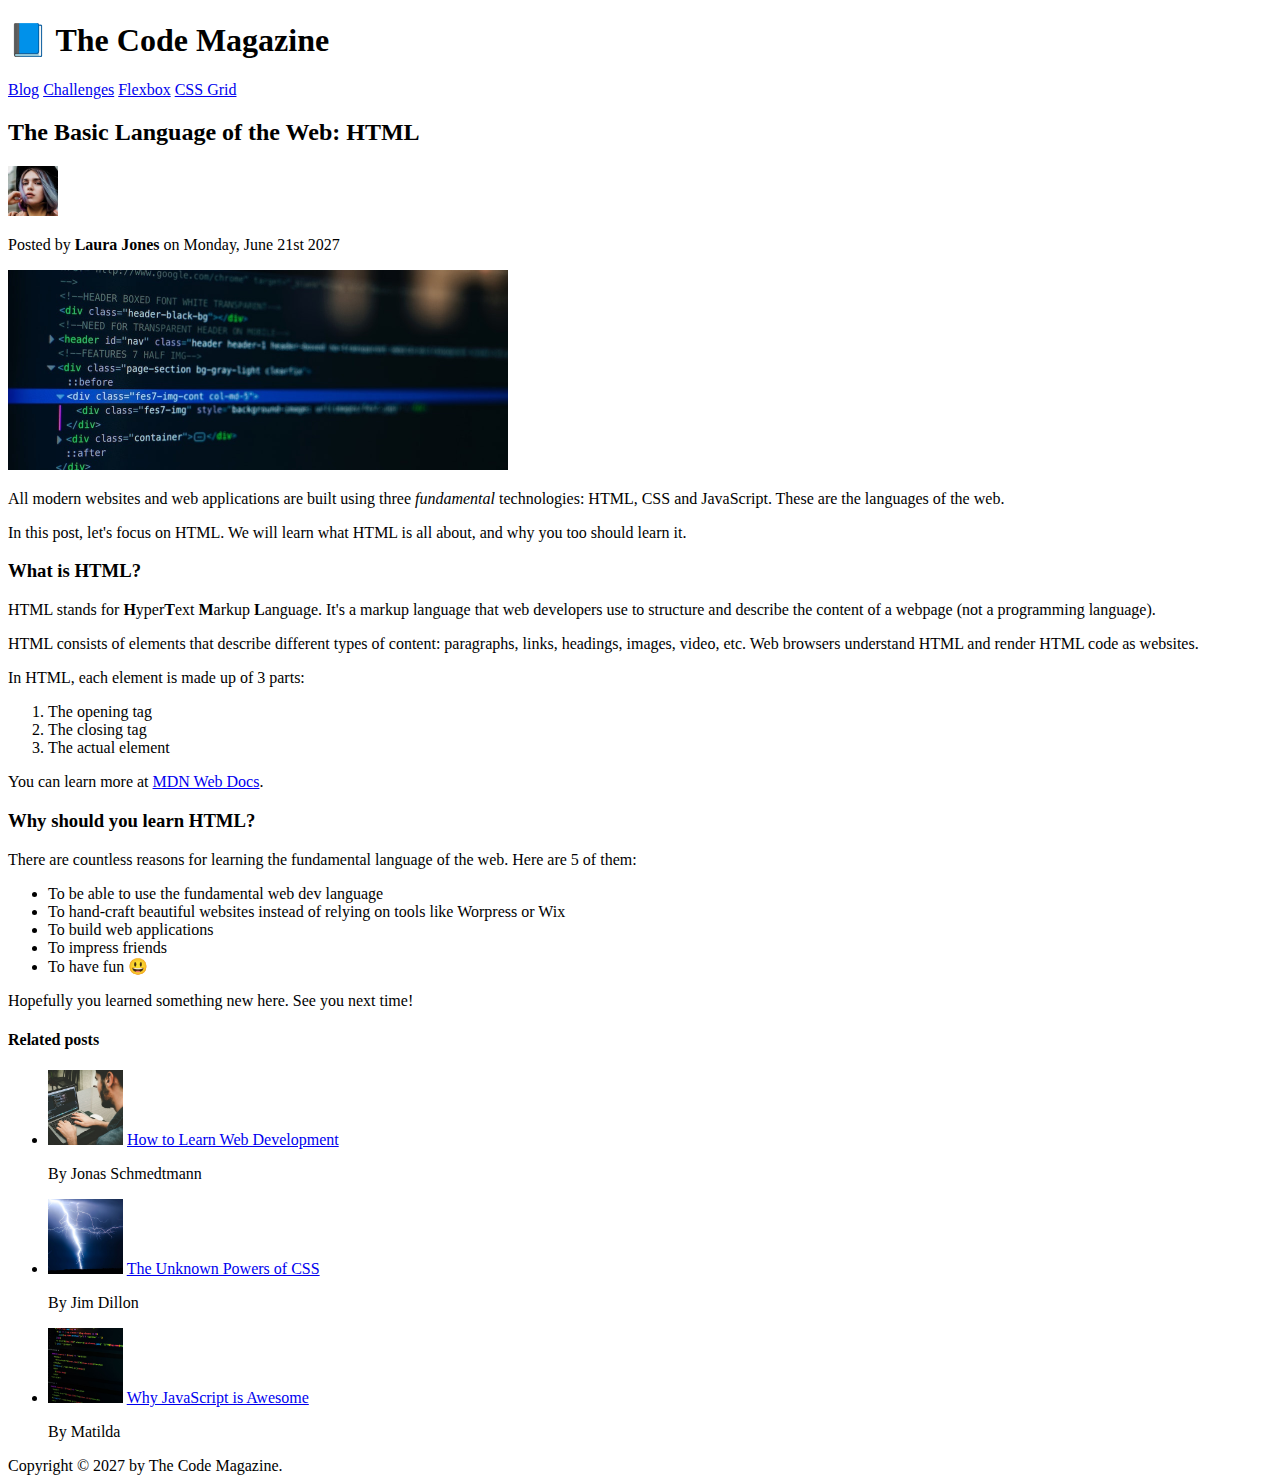
<file: final/02-HTML-Fundamentals/index.html>
<!DOCTYPE html>
<html lang="en">
  <head>
    <meta charset="UTF-8" />
    <title>The Basic Language of the Web: HTML</title>
  </head>

  <body>
    <!--
    <h1>The Basic Language of the Web: HTML</h1>
    <h2>The Basic Language of the Web: HTML</h2>
    <h3>The Basic Language of the Web: HTML</h3>
    <h4>The Basic Language of the Web: HTML</h4>
    <h5>The Basic Language of the Web: HTML</h5>
    <h6>The Basic Language of the Web: HTML</h6>
    -->

    <header>
      <h1>📘 The Code Magazine</h1>

      <nav>
        <a href="blog.html">Blog</a>
        <a href="#">Challenges</a>
        <a href="#">Flexbox</a>
        <a href="#">CSS Grid</a>
      </nav>
    </header>

    <article>
      <header>
        <h2>The Basic Language of the Web: HTML</h2>

        <img
          src="img/laura-jones.jpg"
          alt="Headshot of Laura Jones"
          height="50"
          width="50"
        />

        <p>Posted by <strong>Laura Jones</strong> on Monday, June 21st 2027</p>

        <img
          src="img/post-img.jpg"
          alt="HTML code on a screen"
          width="500"
          height="200"
        />
      </header>

      <p>
        All modern websites and web applications are built using three
        <em>fundamental</em>
        technologies: HTML, CSS and JavaScript. These are the languages of the
        web.
      </p>

      <p>
        In this post, let's focus on HTML. We will learn what HTML is all about,
        and why you too should learn it.
      </p>

      <h3>What is HTML?</h3>
      <p>
        HTML stands for <strong>H</strong>yper<strong>T</strong>ext
        <strong>M</strong>arkup <strong>L</strong>anguage. It's a markup
        language that web developers use to structure and describe the content
        of a webpage (not a programming language).
      </p>
      <p>
        HTML consists of elements that describe different types of content:
        paragraphs, links, headings, images, video, etc. Web browsers understand
        HTML and render HTML code as websites.
      </p>
      <p>In HTML, each element is made up of 3 parts:</p>

      <ol>
        <li>The opening tag</li>
        <li>The closing tag</li>
        <li>The actual element</li>
      </ol>

      <p>
        You can learn more at
        <a
          href="https://developer.mozilla.org/en-US/docs/Web/HTML"
          target="_blank"
          >MDN Web Docs</a
        >.
      </p>

      <h3>Why should you learn HTML?</h3>

      <p>
        There are countless reasons for learning the fundamental language of the
        web. Here are 5 of them:
      </p>

      <ul>
        <li>To be able to use the fundamental web dev language</li>
        <li>
          To hand-craft beautiful websites instead of relying on tools like
          Worpress or Wix
        </li>
        <li>To build web applications</li>
        <li>To impress friends</li>
        <li>To have fun 😃</li>
      </ul>

      <p>Hopefully you learned something new here. See you next time!</p>
    </article>

    <aside>
      <h4>Related posts</h4>

      <ul>
        <li>
          <img
            src="img/related-1.jpg"
            alt="Person programming"
            width="75"
            width="75"
          />
          <a href="#">How to Learn Web Development</a>
          <p>By Jonas Schmedtmann</p>
        </li>
        <li>
          <img src="img/related-2.jpg" alt="Lightning" width="75" heigth="75" />
          <a href="#">The Unknown Powers of CSS</a>
          <p>By Jim Dillon</p>
        </li>
        <li>
          <img
            src="img/related-3.jpg"
            alt="JavaScript code on a screen"
            width="75"
            height="75"
          />
          <a href="#">Why JavaScript is Awesome</a>
          <p>By Matilda</p>
        </li>
      </ul>
    </aside>

    <footer>Copyright &copy; 2027 by The Code Magazine.</footer>
  </body>
</html>
</file>
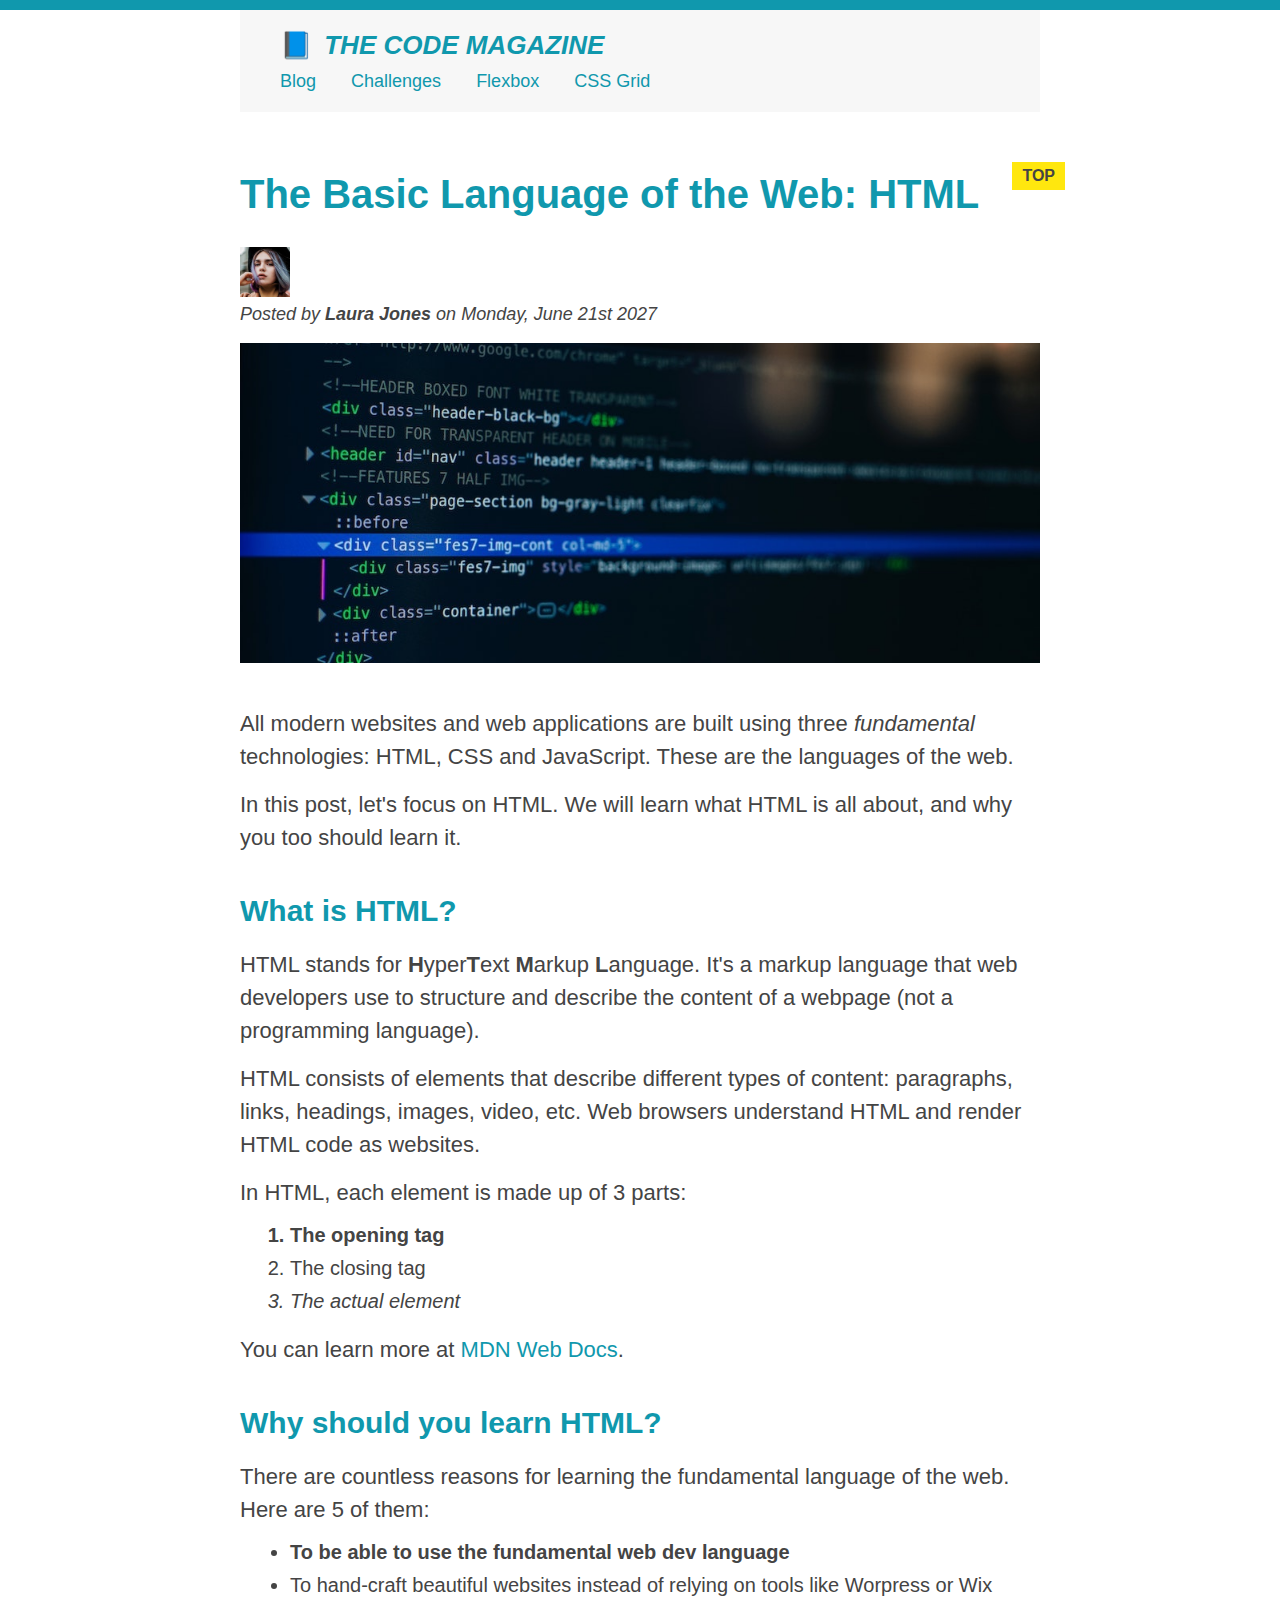
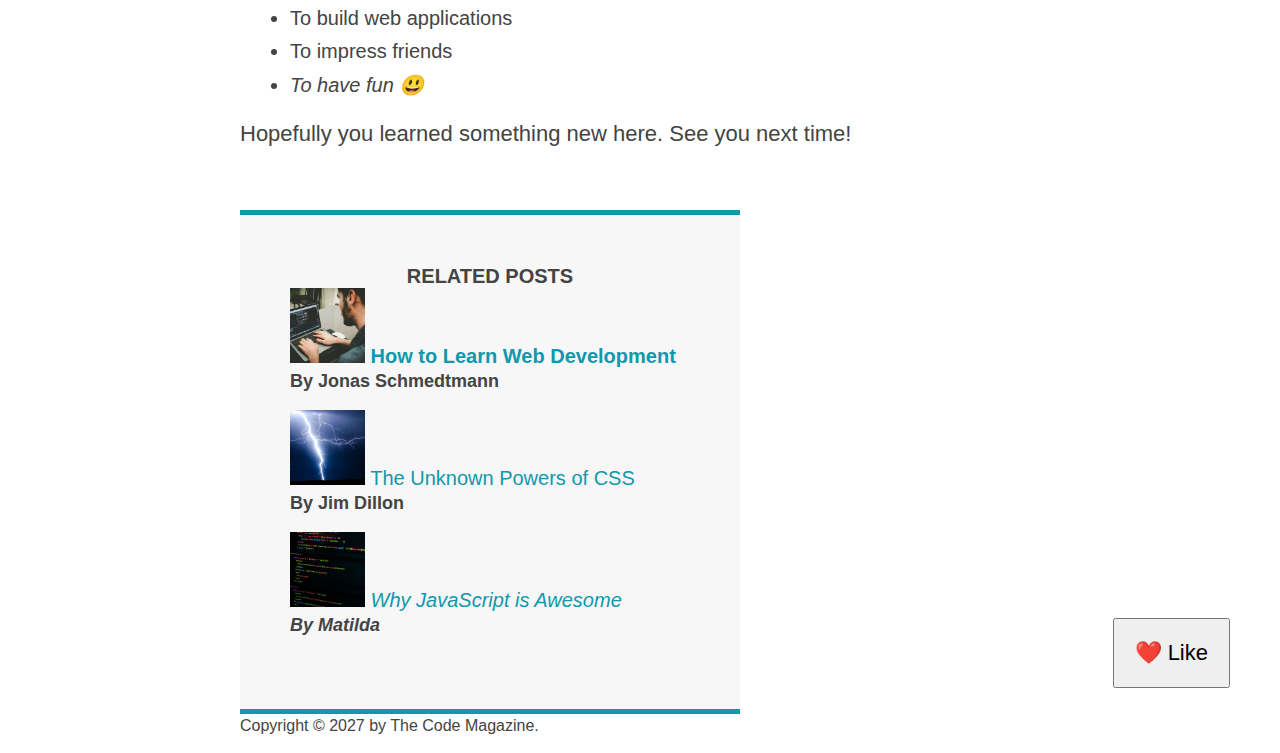
<file: final/03-CSS-Fundamentals/index.html>
<!DOCTYPE html>
<html lang="en">
  <head>
    <meta charset="UTF-8" />
    <link href="style.css" rel="stylesheet" />

    <title>The Basic Language of the Web: HTML</title>
  </head>

  <body>
    <!--
    <h1>The Basic Language of the Web: HTML</h1>
    <h2>The Basic Language of the Web: HTML</h2>
    <h3>The Basic Language of the Web: HTML</h3>
    <h4>The Basic Language of the Web: HTML</h4>
    <h5>The Basic Language of the Web: HTML</h5>
    <h6>The Basic Language of the Web: HTML</h6>
    -->

    <div class="container">
      <header class="main-header">
        <h1>📘 The Code Magazine</h1>

        <nav>
          <!-- <strong>This is the navigation</strong> -->
          <a href="blog.html">Blog</a>
          <a href="#">Challenges</a>
          <a href="#">Flexbox</a>
          <a href="#">CSS Grid</a>
        </nav>
      </header>

      <article>
        <header class="post-header">
          <h2>The Basic Language of the Web: HTML</h2>

          <img
            src="img/laura-jones.jpg"
            alt="Headshot of Laura Jones"
            height="50"
            width="50"
          />

          <p id="author">
            Posted by <strong>Laura Jones</strong> on Monday, June 21st 2027
          </p>

          <img
            src="img/post-img.jpg"
            alt="HTML code on a screen"
            width="500"
            height="200"
            class="post-img"
          />
          <button>❤️ Like</button>
        </header>

        <p>
          All modern websites and web applications are built using three
          <em>fundamental</em>
          technologies: HTML, CSS and JavaScript. These are the languages of the
          web.
        </p>

        <p>
          In this post, let's focus on HTML. We will learn what HTML is all
          about, and why you too should learn it.
        </p>

        <h3>What is HTML?</h3>
        <p>
          HTML stands for <strong>H</strong>yper<strong>T</strong>ext
          <strong>M</strong>arkup <strong>L</strong>anguage. It's a markup
          language that web developers use to structure and describe the content
          of a webpage (not a programming language).
        </p>
        <p>
          HTML consists of elements that describe different types of content:
          paragraphs, links, headings, images, video, etc. Web browsers
          understand HTML and render HTML code as websites.
        </p>
        <p>In HTML, each element is made up of 3 parts:</p>

        <ol>
          <li class="first-li">The opening tag</li>
          <li>The closing tag</li>
          <li>The actual element</li>
        </ol>

        <p>
          You can learn more at
          <a
            href="https://developer.mozilla.org/en-US/docs/Web/HTML"
            target="_blank"
            >MDN Web Docs</a
          >.
        </p>

        <h3>Why should you learn HTML?</h3>

        <p>
          There are countless reasons for learning the fundamental language of
          the web. Here are 5 of them:
        </p>

        <ul>
          <li class="first-li">
            To be able to use the fundamental web dev language
          </li>
          <li>
            To hand-craft beautiful websites instead of relying on tools like
            Worpress or Wix
          </li>
          <li>To build web applications</li>
          <li>To impress friends</li>
          <li>To have fun 😃</li>
        </ul>

        <p>Hopefully you learned something new here. See you next time!</p>
      </article>

      <aside>
        <h4>Related posts</h4>

        <ul class="related">
          <li>
            <img
              src="img/related-1.jpg"
              alt="Person programming"
              width="75"
              height="75"
            />
            <a href="#">How to Learn Web Development</a>
            <p class="related-author">By Jonas Schmedtmann</p>
          </li>
          <li>
            <img
              src="img/related-2.jpg"
              alt="Lightning"
              width="75"
              height="75"
            />
            <a href="#">The Unknown Powers of CSS</a>
            <p class="related-author">By Jim Dillon</p>
          </li>
          <li>
            <img
              src="img/related-3.jpg"
              alt="JavaScript code on a screen"
              width="75"
              height="75"
            />
            <a href="#">Why JavaScript is Awesome</a>
            <p class="related-author">By Matilda</p>
          </li>
        </ul>
      </aside>

      <footer>
        <p id="copyright" class="copyright text">
          Copyright &copy; 2027 by The Code Magazine.
        </p>
      </footer>
    </div>
  </body>
</html>
</file>
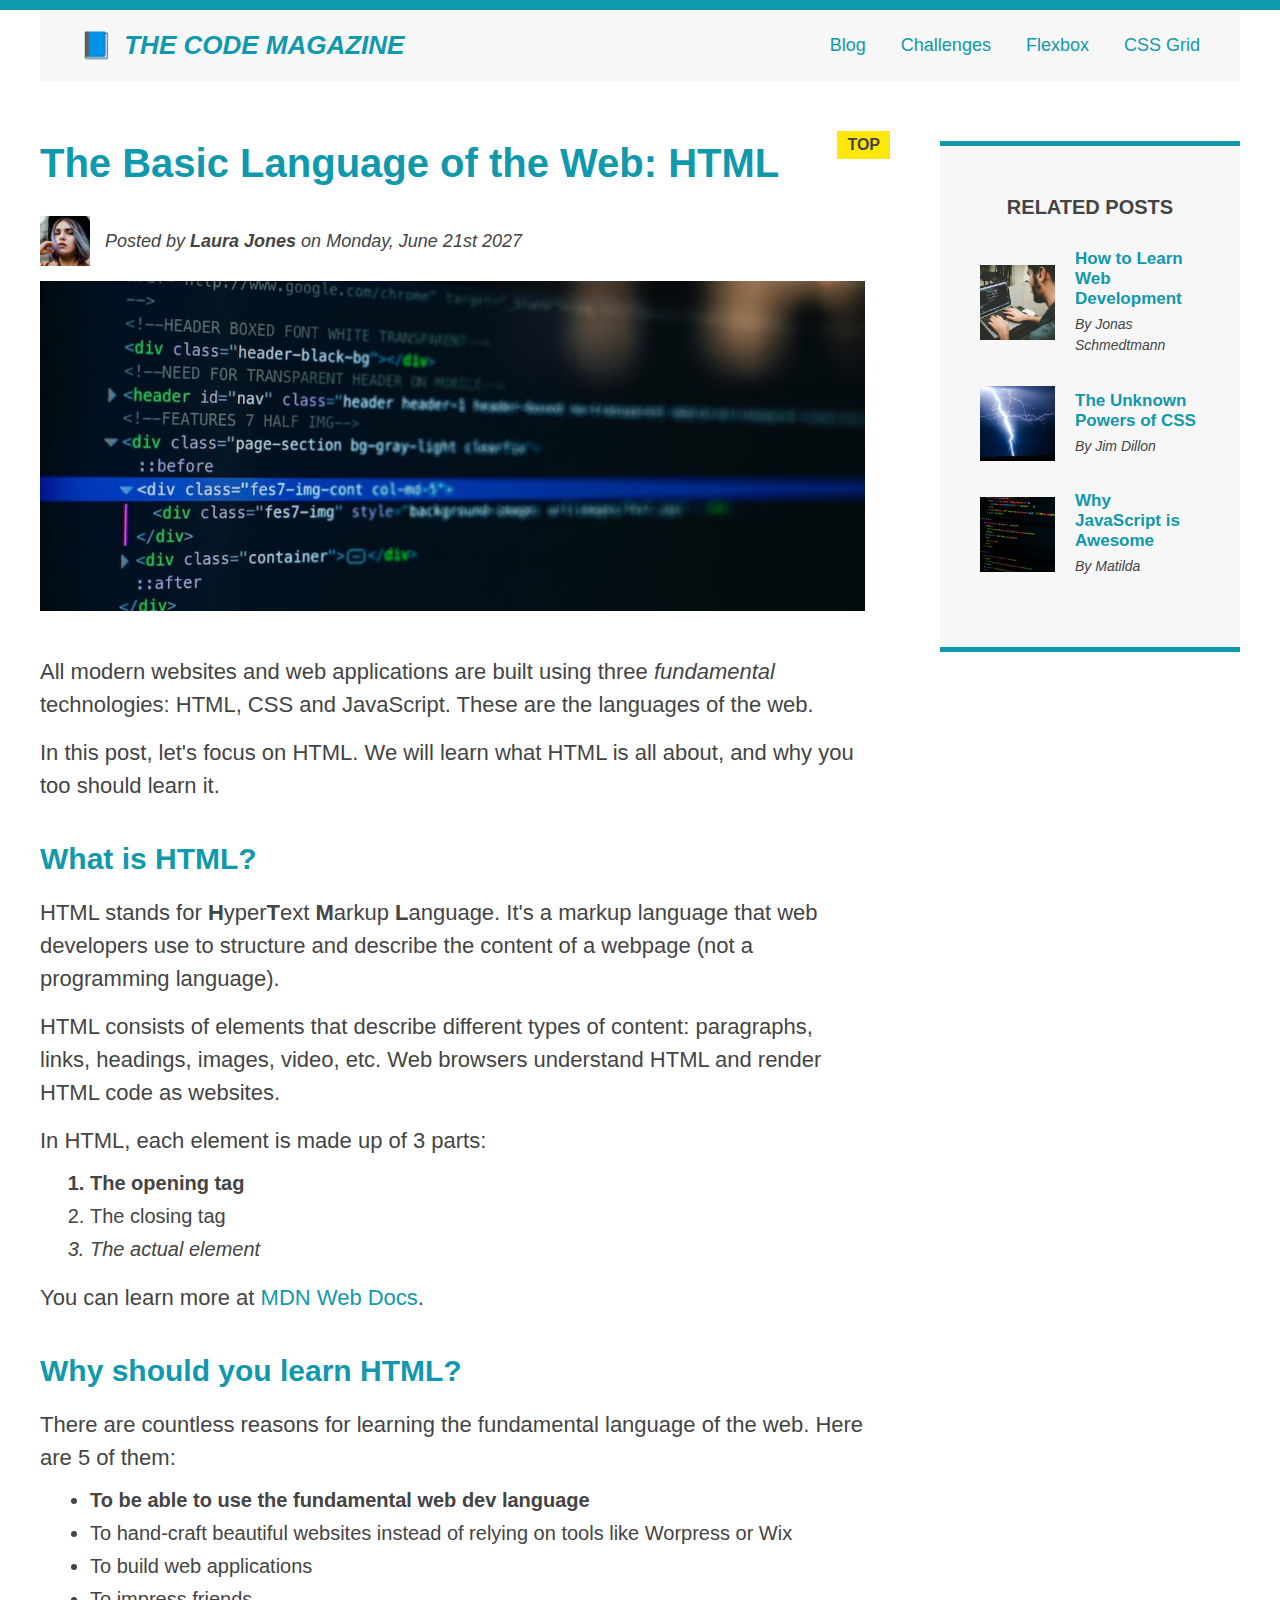
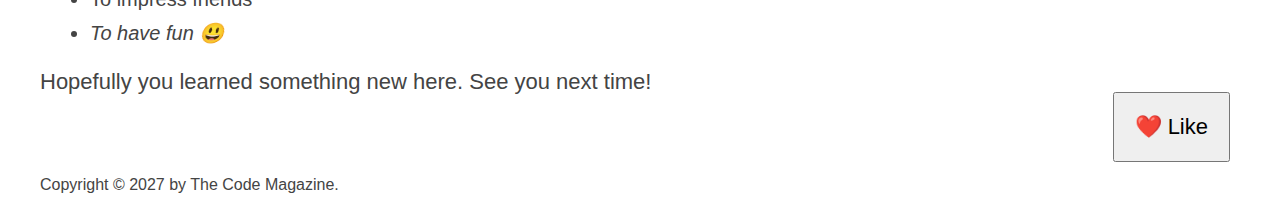
<file: final/04-CSS-Layouts/index.html>
<!DOCTYPE html>
<html lang="en">
  <head>
    <meta charset="UTF-8" />
    <link href="style.css" rel="stylesheet" />

    <title>The Basic Language of the Web: HTML</title>
  </head>

  <body>
    <!--
    <h1>The Basic Language of the Web: HTML</h1>
    <h2>The Basic Language of the Web: HTML</h2>
    <h3>The Basic Language of the Web: HTML</h3>
    <h4>The Basic Language of the Web: HTML</h4>
    <h5>The Basic Language of the Web: HTML</h5>
    <h6>The Basic Language of the Web: HTML</h6>
    -->

    <div class="container">
      <header class="main-header clearfix">
        <h1>📘 The Code Magazine</h1>

        <nav>
          <!-- <strong>This is the navigation</strong> -->
          <a href="blog.html">Blog</a>
          <a href="#">Challenges</a>
          <a href="flexbox.html">Flexbox</a>
          <a href="css-grid.html">CSS Grid</a>
        </nav>

        <!-- <div class="clear"></div> -->
      </header>

      <!-- ONLY NECESSARY FOR FLEXBOX -->
      <!-- <div class="row"> -->
      <article>
        <header class="post-header">
          <h2>The Basic Language of the Web: HTML</h2>

          <div class="author-box">
            <img
              src="img/laura-jones.jpg"
              alt="Headshot of Laura Jones"
              height="50"
              width="50"
              class="author-img"
            />

            <p id="author" class="author">
              Posted by <strong>Laura Jones</strong> on Monday, June 21st 2027
            </p>
          </div>

          <img
            src="img/post-img.jpg"
            alt="HTML code on a screen"
            width="500"
            height="200"
            class="post-img"
          />
          <button>❤️ Like</button>
        </header>

        <p>
          All modern websites and web applications are built using three
          <em>fundamental</em>
          technologies: HTML, CSS and JavaScript. These are the languages of the
          web.
        </p>

        <p>
          In this post, let's focus on HTML. We will learn what HTML is all
          about, and why you too should learn it.
        </p>

        <h3>What is HTML?</h3>
        <p>
          HTML stands for <strong>H</strong>yper<strong>T</strong>ext
          <strong>M</strong>arkup <strong>L</strong>anguage. It's a markup
          language that web developers use to structure and describe the content
          of a webpage (not a programming language).
        </p>
        <p>
          HTML consists of elements that describe different types of content:
          paragraphs, links, headings, images, video, etc. Web browsers
          understand HTML and render HTML code as websites.
        </p>
        <p>In HTML, each element is made up of 3 parts:</p>

        <ol>
          <li class="first-li">The opening tag</li>
          <li>The closing tag</li>
          <li>The actual element</li>
        </ol>

        <p>
          You can learn more at
          <a
            href="https://developer.mozilla.org/en-US/docs/Web/HTML"
            target="_blank"
            >MDN Web Docs</a
          >.
        </p>

        <h3>Why should you learn HTML?</h3>

        <p>
          There are countless reasons for learning the fundamental language of
          the web. Here are 5 of them:
        </p>

        <ul>
          <li class="first-li">
            To be able to use the fundamental web dev language
          </li>
          <li>
            To hand-craft beautiful websites instead of relying on tools like
            Worpress or Wix
          </li>
          <li>To build web applications</li>
          <li>To impress friends</li>
          <li>To have fun 😃</li>
        </ul>

        <p>Hopefully you learned something new here. See you next time!</p>
      </article>

      <aside>
        <h4>Related posts</h4>

        <ul class="related">
          <li class="related-post">
            <img
              src="img/related-1.jpg"
              alt="Person programming"
              width="75"
              height="75"
            />
            <div>
              <a href="#" class="related-link">How to Learn Web Development</a>
              <p class="related-author">By Jonas Schmedtmann</p>
            </div>
          </li>
          <li class="related-post">
            <img
              src="img/related-2.jpg"
              alt="Lightning"
              width="75"
              height="75"
            />
            <div>
              <a href="#" class="related-link">The Unknown Powers of CSS</a>
              <p class="related-author">By Jim Dillon</p>
            </div>
          </li>
          <li class="related-post">
            <img
              src="img/related-3.jpg"
              alt="JavaScript code on a screen"
              width="75"
              height="75"
            />
            <div>
              <a href="#" class="related-link">Why JavaScript is Awesome</a>
              <p class="related-author">By Matilda</p>
            </div>
          </li>
        </ul>
      </aside>
      <!-- </div> -->

      <footer>
        <p id="copyright" class="copyright text">
          Copyright &copy; 2027 by The Code Magazine.
        </p>
      </footer>
    </div>
  </body>
</html>
</file>
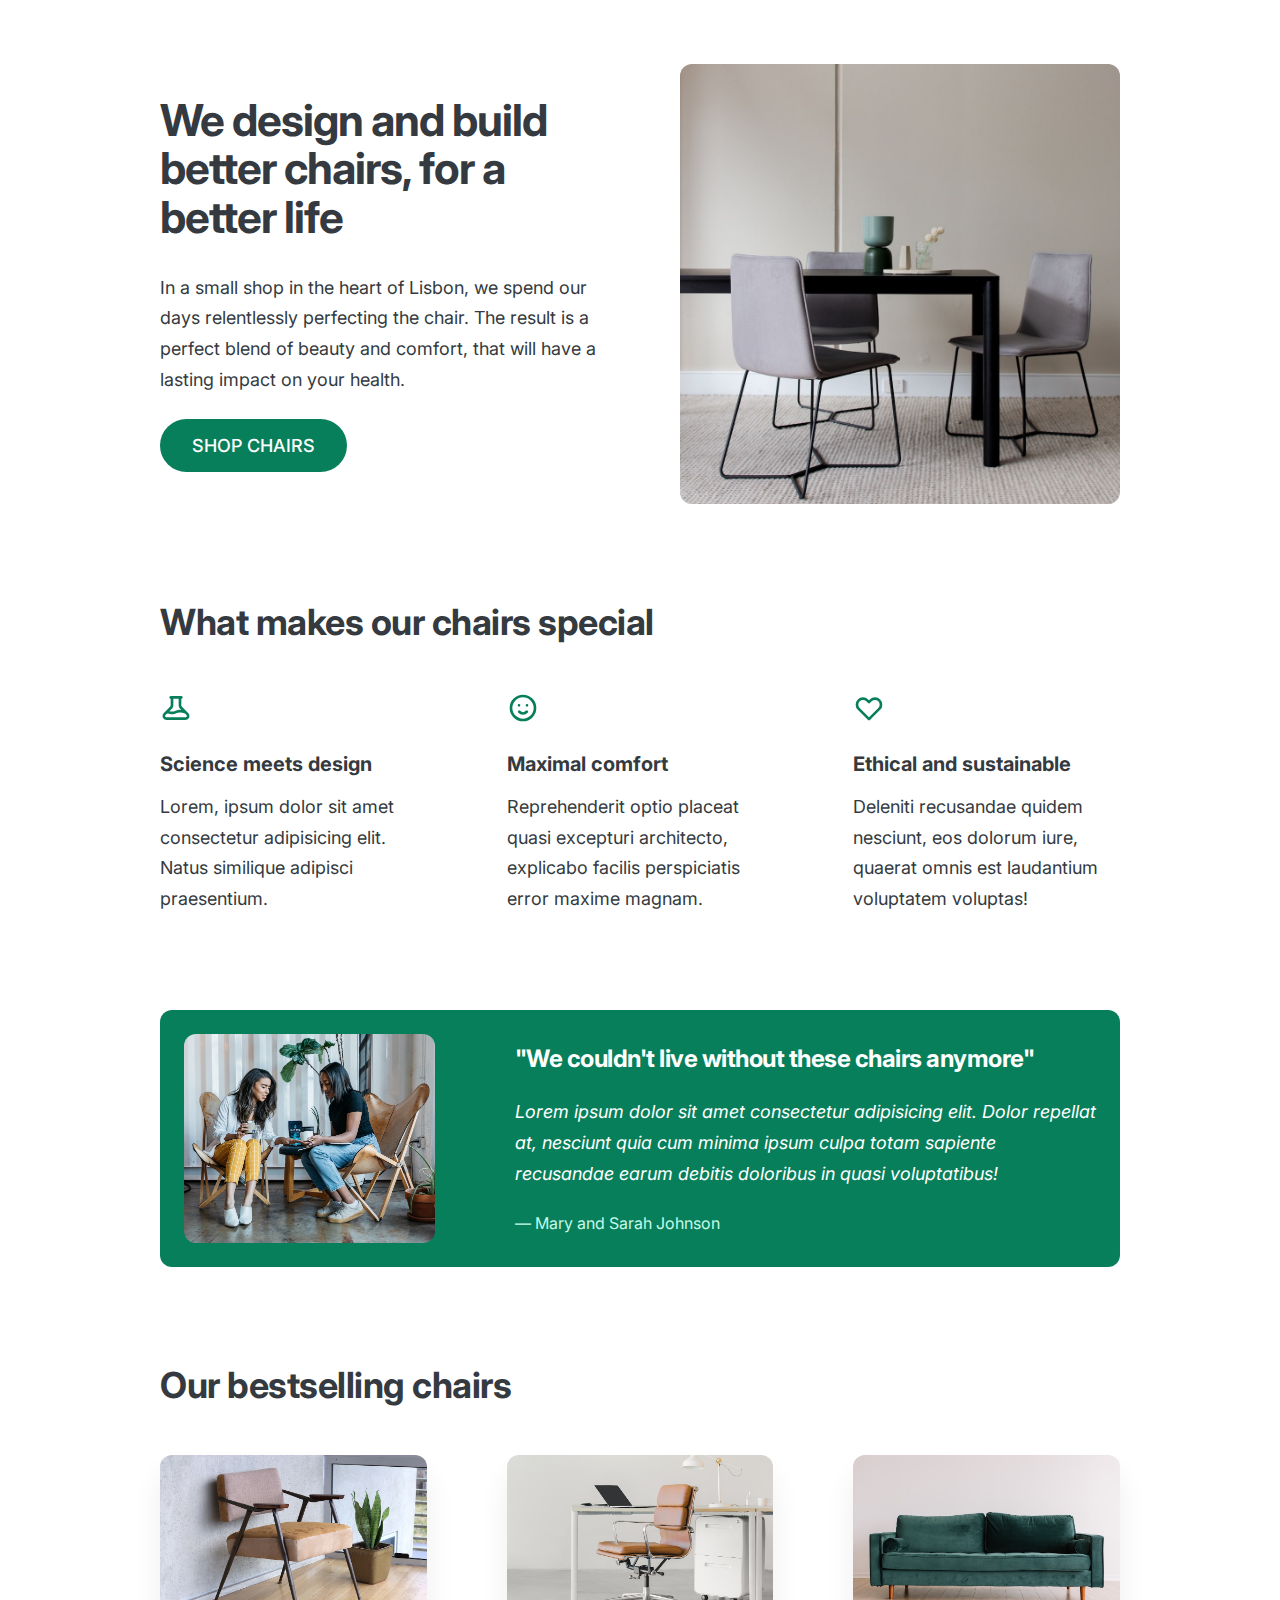
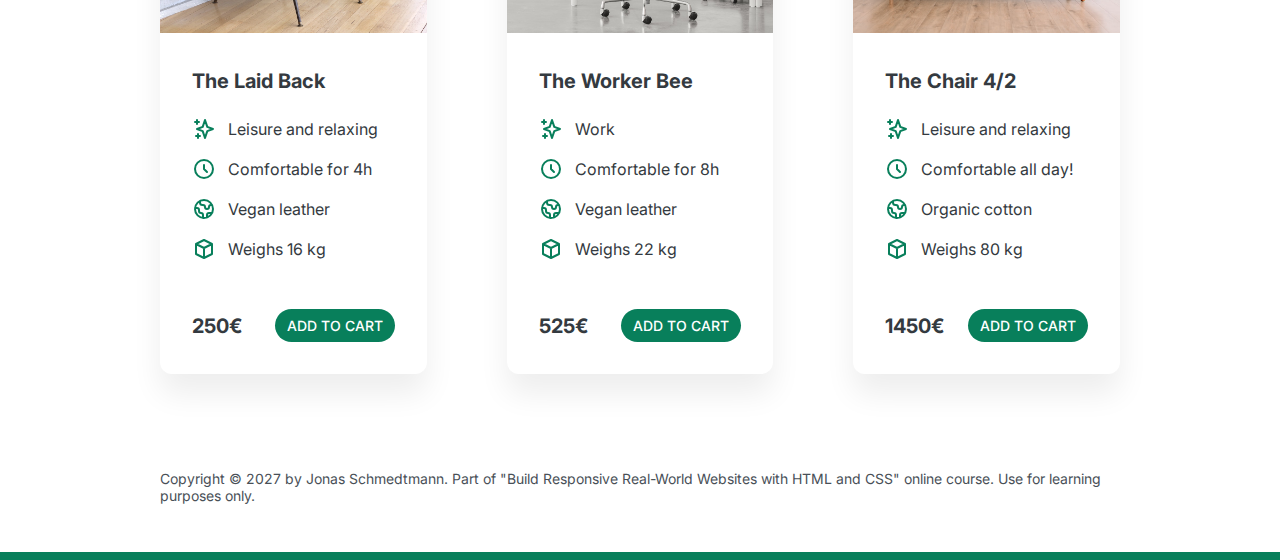
<file: final/05-Design/index.html>
<!DOCTYPE html>
<html lang="en">
  <head>
    <meta charset="UTF-8" />
    <meta http-equiv="X-UA-Compatible" content="IE=edge" />
    <meta name="viewport" content="width=device-width, initial-scale=1.0" />

    <link rel="preconnect" href="https://fonts.gstatic.com" />
    <link
      href="https://fonts.googleapis.com/css2?family=Inter:wght@400;500;700&display=swap"
      rel="stylesheet"
    />

    <link rel="stylesheet" href="style.css" />
    <title>Lisbon Chair Shop</title>
  </head>
  <body>
    <div class="container">
      <header>
        <div class="header-text-box">
          <h1>We design and build better chairs, for a better life</h1>
          <p class="header-text">
            In a small shop in the heart of Lisbon, we spend our days
            relentlessly perfecting the chair. The result is a perfect blend of
            beauty and comfort, that will have a lasting impact on your health.
          </p>
          <a class="btn btn--big" href="#">Shop chairs</a>
        </div>
        <img src="hero.jpg" alt="Photo" />
      </header>

      <section>
        <h2>What makes our chairs special</h2>
        <div class="grid-3-cols">
          <div>
            <svg
              xmlns="http://www.w3.org/2000/svg"
              class="features-icon"
              fill="none"
              viewBox="0 0 24 24"
              stroke="currentColor"
            >
              <path
                stroke-linecap="round"
                stroke-linejoin="round"
                stroke-width="2"
                d="M19.428 15.428a2 2 0 00-1.022-.547l-2.387-.477a6 6 0 00-3.86.517l-.318.158a6 6 0 01-3.86.517L6.05 15.21a2 2 0 00-1.806.547M8 4h8l-1 1v5.172a2 2 0 00.586 1.414l5 5c1.26 1.26.367 3.414-1.415 3.414H4.828c-1.782 0-2.674-2.154-1.414-3.414l5-5A2 2 0 009 10.172V5L8 4z"
              />
            </svg>
            <p class="features-title"><strong>Science meets design</strong></p>
            <p class="features-text">
              Lorem, ipsum dolor sit amet consectetur adipisicing elit. Natus
              similique adipisci praesentium.
            </p>
          </div>

          <div>
            <svg
              xmlns="http://www.w3.org/2000/svg"
              class="features-icon"
              fill="none"
              viewBox="0 0 24 24"
              stroke="currentColor"
            >
              <path
                stroke-linecap="round"
                stroke-linejoin="round"
                stroke-width="2"
                d="M14.828 14.828a4 4 0 01-5.656 0M9 10h.01M15 10h.01M21 12a9 9 0 11-18 0 9 9 0 0118 0z"
              />
            </svg>
            <p class="features-title">
              <strong>Maximal comfort</strong>
            </p>
            <p class="features-text">
              Reprehenderit optio placeat quasi excepturi architecto, explicabo
              facilis perspiciatis error maxime magnam.
            </p>
          </div>

          <div>
            <svg
              xmlns="http://www.w3.org/2000/svg"
              class="features-icon"
              fill="none"
              viewBox="0 0 24 24"
              stroke="currentColor"
            >
              <path
                stroke-linecap="round"
                stroke-linejoin="round"
                stroke-width="2"
                d="M4.318 6.318a4.5 4.5 0 000 6.364L12 20.364l7.682-7.682a4.5 4.5 0 00-6.364-6.364L12 7.636l-1.318-1.318a4.5 4.5 0 00-6.364 0z"
              />
            </svg>
            <p class="features-title">
              <strong>Ethical and sustainable</strong>
            </p>
            <p class="features-text">
              Deleniti recusandae quidem nesciunt, eos dolorum iure, quaerat
              omnis est laudantium voluptatem voluptas!
            </p>
          </div>
        </div>
      </section>

      <section class="testimonial-section">
        <div class="grid-3-cols">
          <img src="customers.jpg" alt="People sitting on chairs" />
          <div class="testimonial-box">
            <h2>"We couldn't live without these chairs anymore"</h2>
            <blockquote class="testimonial-text">
              Lorem ipsum dolor sit amet consectetur adipisicing elit. Dolor
              repellat at, nesciunt quia cum minima ipsum culpa totam sapiente
              recusandae earum debitis doloribus in quasi voluptatibus!
            </blockquote>
            <p class="testimonial-author">&mdash; Mary and Sarah Johnson</p>
          </div>
        </div>
      </section>

      <section>
        <h2>Our bestselling chairs</h2>
        <div class="grid-3-cols">
          <figure class="chair">
            <img src="chair-1.jpg" alt="Chair" />
            <div class="chair-box">
              <h3>The Laid Back</h3>
              <ul class="chair-details">
                <li>
                  <svg
                    xmlns="http://www.w3.org/2000/svg"
                    class="chair-icon"
                    fill="none"
                    viewBox="0 0 24 24"
                    stroke="currentColor"
                  >
                    <path
                      stroke-linecap="round"
                      stroke-linejoin="round"
                      stroke-width="2"
                      d="M5 3v4M3 5h4M6 17v4m-2-2h4m5-16l2.286 6.857L21 12l-5.714 2.143L13 21l-2.286-6.857L5 12l5.714-2.143L13 3z"
                    />
                  </svg>
                  <!-- Span is a generic INLINE text element, it doesn't have any meaning. It's like a div element, but inline -->
                  <span>Leisure and relaxing</span>
                </li>
                <li>
                  <svg
                    xmlns="http://www.w3.org/2000/svg"
                    class="chair-icon"
                    fill="none"
                    viewBox="0 0 24 24"
                    stroke="currentColor"
                  >
                    <path
                      stroke-linecap="round"
                      stroke-linejoin="round"
                      stroke-width="2"
                      d="M12 8v4l3 3m6-3a9 9 0 11-18 0 9 9 0 0118 0z"
                    />
                  </svg>
                  <span>Comfortable for 4h</span>
                </li>
                <li>
                  <svg
                    xmlns="http://www.w3.org/2000/svg"
                    class="chair-icon"
                    fill="none"
                    viewBox="0 0 24 24"
                    stroke="currentColor"
                  >
                    <path
                      stroke-linecap="round"
                      stroke-linejoin="round"
                      stroke-width="2"
                      d="M3.055 11H5a2 2 0 012 2v1a2 2 0 002 2 2 2 0 012 2v2.945M8 3.935V5.5A2.5 2.5 0 0010.5 8h.5a2 2 0 012 2 2 2 0 104 0 2 2 0 012-2h1.064M15 20.488V18a2 2 0 012-2h3.064M21 12a9 9 0 11-18 0 9 9 0 0118 0z"
                    />
                  </svg>
                  <span>Vegan leather</span>
                </li>
                <li>
                  <svg
                    xmlns="http://www.w3.org/2000/svg"
                    class="chair-icon"
                    fill="none"
                    viewBox="0 0 24 24"
                    stroke="currentColor"
                  >
                    <path
                      stroke-linecap="round"
                      stroke-linejoin="round"
                      stroke-width="2"
                      d="M20 7l-8-4-8 4m16 0l-8 4m8-4v10l-8 4m0-10L4 7m8 4v10M4 7v10l8 4"
                    />
                  </svg>
                  <span>Weighs 16 kg</span>
                </li>
              </ul>
              <div class="chair-price">
                <strong>250€</strong>
                <a href="#" class="btn btn--small">Add to cart</a>
              </div>
            </div>
          </figure>

          <figure class="chair">
            <img src="chair-2.jpg" alt="Chair" />
            <div class="chair-box">
              <h3>The Worker Bee</h3>
              <ul class="chair-details">
                <li>
                  <svg
                    xmlns="http://www.w3.org/2000/svg"
                    class="chair-icon"
                    fill="none"
                    viewBox="0 0 24 24"
                    stroke="currentColor"
                  >
                    <path
                      stroke-linecap="round"
                      stroke-linejoin="round"
                      stroke-width="2"
                      d="M5 3v4M3 5h4M6 17v4m-2-2h4m5-16l2.286 6.857L21 12l-5.714 2.143L13 21l-2.286-6.857L5 12l5.714-2.143L13 3z"
                    />
                  </svg>
                  <span>Work</span>
                </li>
                <li>
                  <svg
                    xmlns="http://www.w3.org/2000/svg"
                    class="chair-icon"
                    fill="none"
                    viewBox="0 0 24 24"
                    stroke="currentColor"
                  >
                    <path
                      stroke-linecap="round"
                      stroke-linejoin="round"
                      stroke-width="2"
                      d="M12 8v4l3 3m6-3a9 9 0 11-18 0 9 9 0 0118 0z"
                    />
                  </svg>
                  <span>Comfortable for 8h</span>
                </li>
                <li>
                  <svg
                    xmlns="http://www.w3.org/2000/svg"
                    class="chair-icon"
                    fill="none"
                    viewBox="0 0 24 24"
                    stroke="currentColor"
                  >
                    <path
                      stroke-linecap="round"
                      stroke-linejoin="round"
                      stroke-width="2"
                      d="M3.055 11H5a2 2 0 012 2v1a2 2 0 002 2 2 2 0 012 2v2.945M8 3.935V5.5A2.5 2.5 0 0010.5 8h.5a2 2 0 012 2 2 2 0 104 0 2 2 0 012-2h1.064M15 20.488V18a2 2 0 012-2h3.064M21 12a9 9 0 11-18 0 9 9 0 0118 0z"
                    />
                  </svg>
                  <span>Vegan leather</span>
                </li>
                <li>
                  <svg
                    xmlns="http://www.w3.org/2000/svg"
                    class="chair-icon"
                    fill="none"
                    viewBox="0 0 24 24"
                    stroke="currentColor"
                  >
                    <path
                      stroke-linecap="round"
                      stroke-linejoin="round"
                      stroke-width="2"
                      d="M20 7l-8-4-8 4m16 0l-8 4m8-4v10l-8 4m0-10L4 7m8 4v10M4 7v10l8 4"
                    />
                  </svg>
                  <span>Weighs 22 kg</span>
                </li>
              </ul>
              <div class="chair-price">
                <strong>525€</strong>
                <a href="#" class="btn btn--small">Add to cart</a>
              </div>
            </div>
          </figure>

          <figure class="chair">
            <img src="chair-3.jpg" alt="Chair" />
            <div class="chair-box">
              <h3>The Chair 4/2</h3>
              <ul class="chair-details">
                <li>
                  <svg
                    xmlns="http://www.w3.org/2000/svg"
                    class="chair-icon"
                    fill="none"
                    viewBox="0 0 24 24"
                    stroke="currentColor"
                  >
                    <path
                      stroke-linecap="round"
                      stroke-linejoin="round"
                      stroke-width="2"
                      d="M5 3v4M3 5h4M6 17v4m-2-2h4m5-16l2.286 6.857L21 12l-5.714 2.143L13 21l-2.286-6.857L5 12l5.714-2.143L13 3z"
                    />
                  </svg>
                  <span>Leisure and relaxing</span>
                </li>
                <li>
                  <svg
                    xmlns="http://www.w3.org/2000/svg"
                    class="chair-icon"
                    fill="none"
                    viewBox="0 0 24 24"
                    stroke="currentColor"
                  >
                    <path
                      stroke-linecap="round"
                      stroke-linejoin="round"
                      stroke-width="2"
                      d="M12 8v4l3 3m6-3a9 9 0 11-18 0 9 9 0 0118 0z"
                    />
                  </svg>
                  <span>Comfortable all day!</span>
                </li>
                <li>
                  <svg
                    xmlns="http://www.w3.org/2000/svg"
                    class="chair-icon"
                    fill="none"
                    viewBox="0 0 24 24"
                    stroke="currentColor"
                  >
                    <path
                      stroke-linecap="round"
                      stroke-linejoin="round"
                      stroke-width="2"
                      d="M3.055 11H5a2 2 0 012 2v1a2 2 0 002 2 2 2 0 012 2v2.945M8 3.935V5.5A2.5 2.5 0 0010.5 8h.5a2 2 0 012 2 2 2 0 104 0 2 2 0 012-2h1.064M15 20.488V18a2 2 0 012-2h3.064M21 12a9 9 0 11-18 0 9 9 0 0118 0z"
                    />
                  </svg>
                  <span>Organic cotton</span>
                </li>
                <li>
                  <svg
                    xmlns="http://www.w3.org/2000/svg"
                    class="chair-icon"
                    fill="none"
                    viewBox="0 0 24 24"
                    stroke="currentColor"
                  >
                    <path
                      stroke-linecap="round"
                      stroke-linejoin="round"
                      stroke-width="2"
                      d="M20 7l-8-4-8 4m16 0l-8 4m8-4v10l-8 4m0-10L4 7m8 4v10M4 7v10l8 4"
                    />
                  </svg>
                  <span>Weighs 80 kg</span>
                </li>
              </ul>
              <div class="chair-price">
                <strong>1450€</strong>
                <a href="#" class="btn btn--small">Add to cart</a>
              </div>
            </div>
          </figure>
        </div>
      </section>

      <footer>
        Copyright &copy; 2027 by Jonas Schmedtmann. Part of "Build Responsive
        Real-World Websites with HTML and CSS" online course. Use for learning
        purposes only.
      </footer>
    </div>
  </body>
</html>
</file>
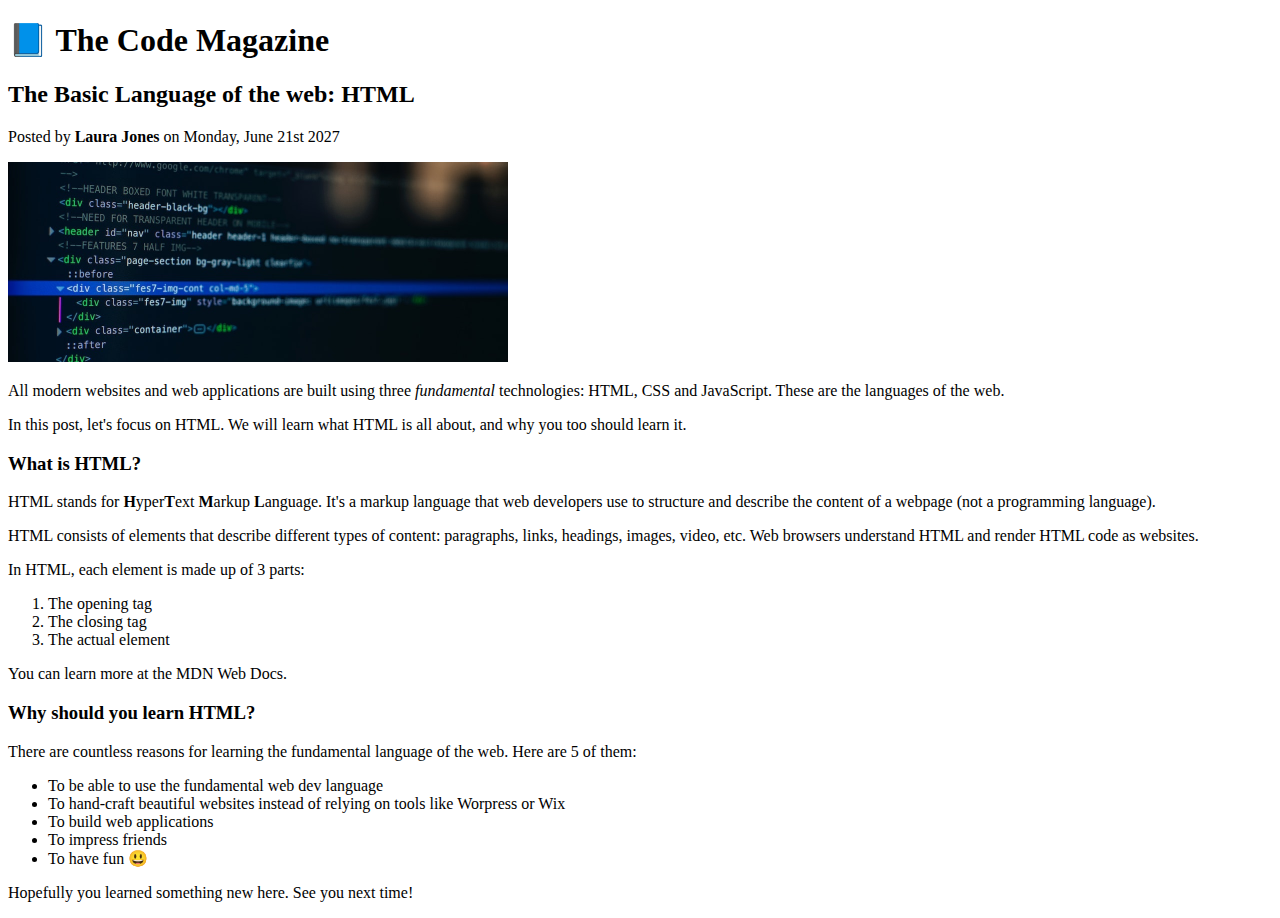
<file: starter/02-HTML-Fundamentals/index.html>
<!DOCTYPE html>
<html lang="en">
  <head>
    <meta charset="UTF-8" />
    <meta http-equiv="X-UA-Compatible" content="IE=edge" />
    <meta name="viewport" content="width=device-width, initial-scale=1.0" />
    <title>[DEMO] The Basic Language</title>
  </head>
  <body>
    <h1>📘 The Code Magazine</h1>
    <h2>The Basic Language of the web: HTML</h2>

    <imgW
      src="laura-jones.jpg"
      alt="Headshot of Laura Jones"
      width="50"
      height="50"
      W
    />

    <p>Posted by <strong>Laura Jones</strong> on Monday, June 21st 2027</p>
    <img
      src="post-img.jpg"
      alt="HTML code on a screen"
      width="500"
      height="200"
    />
    <p>
      All modern websites and web applications are built using three
      <em>fundamental</em>
      technologies: HTML, CSS and JavaScript. These are the languages of the
      web.
    </p>

    <p>
      In this post, let's focus on HTML. We will learn what HTML is all about,
      and why you too should learn it.
    </p>

    <h3>What is HTML?</h3>

    <p>
      HTML stands for <strong>H</strong>yper<strong>T</strong>ext
      <strong>M</strong>arkup <strong>L</strong>anguage. It's a markup language
      that web developers use to structure and describe the content of a webpage
      (not a programming language).
    </p>

    <p>
      HTML consists of elements that describe different types of content:
      paragraphs, links, headings, images, video, etc. Web browsers understand
      HTML and render HTML code as websites.
    </p>

    <p>In HTML, each element is made up of 3 parts:</p>
    <ol>
      <li>The opening tag</li>
      <li>The closing tag</li>
      <li>The actual element</li>
    </ol>

    <p>You can learn more at the MDN Web Docs.</p>
    <h3>Why should you learn HTML?</h3>

    <p>
      There are countless reasons for learning the fundamental language of the
      web. Here are 5 of them:
    </p>

    <ul>
      <li>To be able to use the fundamental web dev language</li>
      <li>
        To hand-craft beautiful websites instead of relying on tools like
        Worpress or Wix
      </li>
      <li>To build web applications</li>
      <li>To impress friends</li>
      <li>To have fun 😃</li>
    </ul>

    <p>Hopefully you learned something new here. See you next time!</p>
  </body>
</html>
</file>
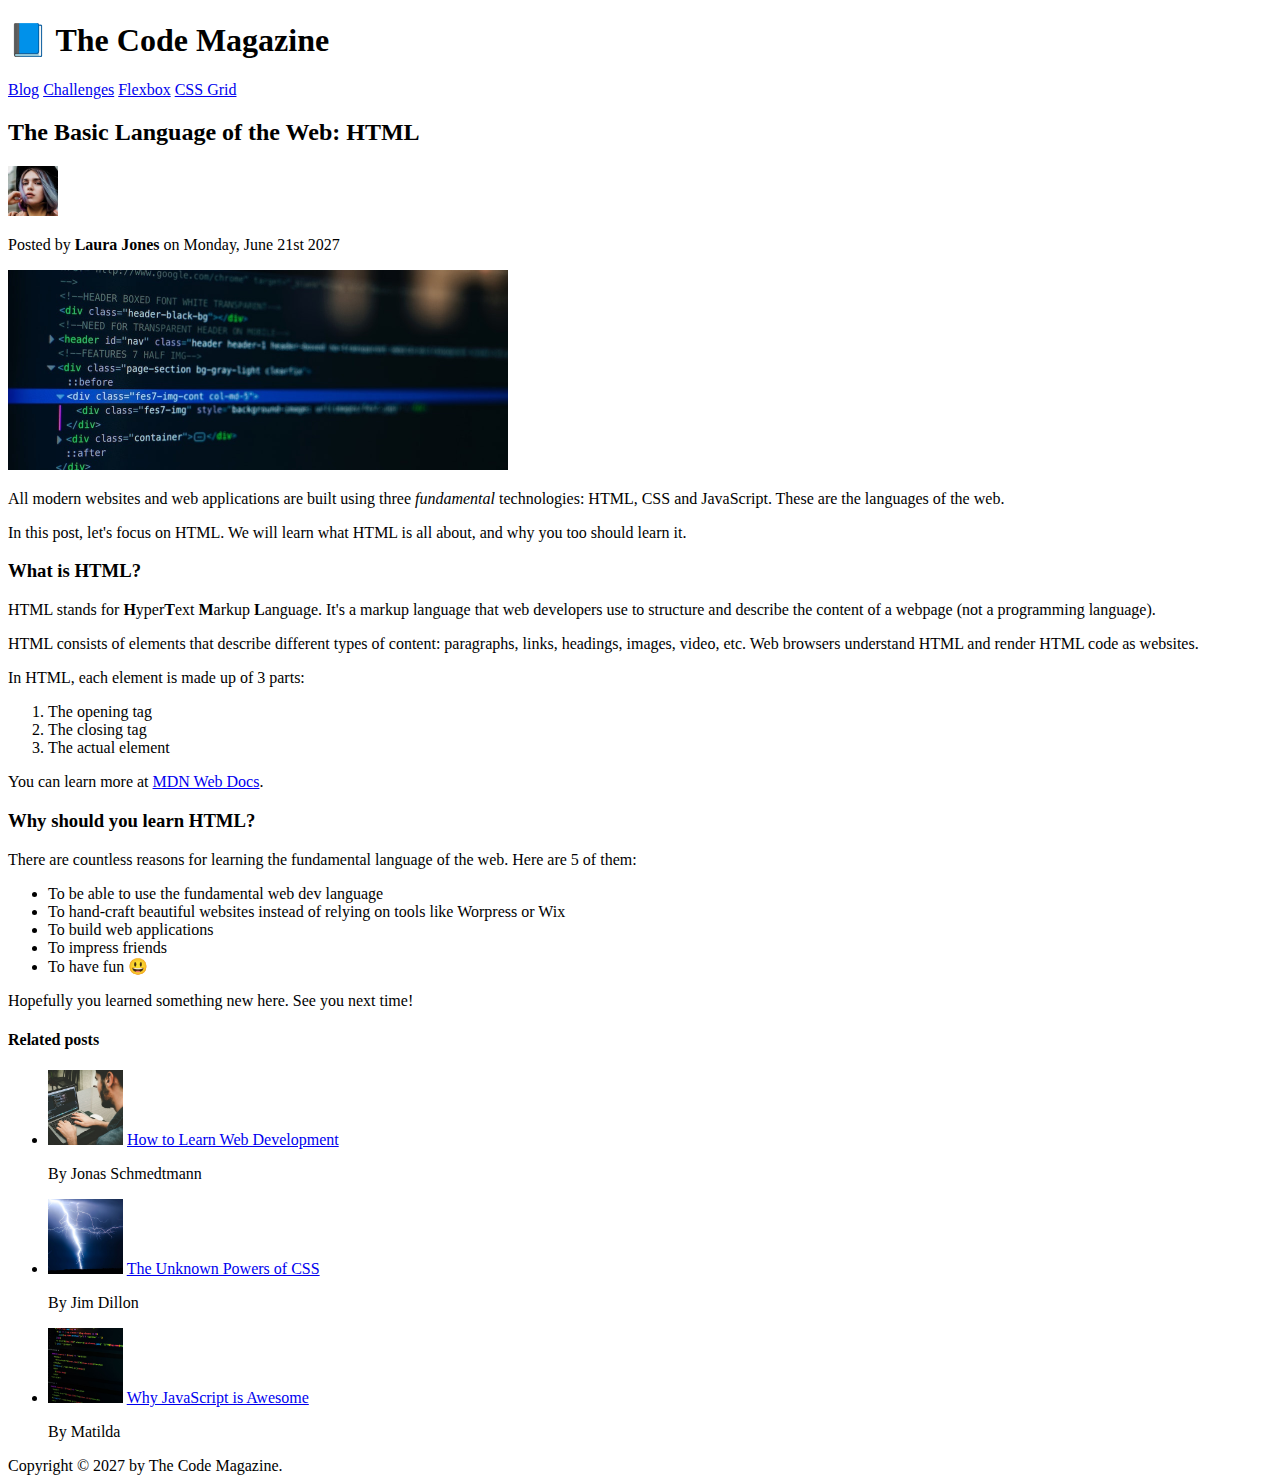
<file: starter/03-CSS-Fundamentals/index.html>
<!DOCTYPE html>
<html lang="en">
  <head>
    <meta charset="UTF-8" />
    <title>The Basic Language of the Web: HTML</title>
  </head>

  <body>
    <header>
      <h1>📘 The Code Magazine</h1>

      <nav>
        <a href="blog.html">Blog</a>
        <a href="#">Challenges</a>
        <a href="#">Flexbox</a>
        <a href="#">CSS Grid</a>
      </nav>
    </header>

    <article>
      <header>
        <h2>The Basic Language of the Web: HTML</h2>

        <img
          src="img/laura-jones.jpg"
          alt="Headshot of Laura Jones"
          height="50"
          width="50"
        />

        <p>Posted by <strong>Laura Jones</strong> on Monday, June 21st 2027</p>

        <img
          src="img/post-img.jpg"
          alt="HTML code on a screen"
          width="500"
          height="200"
        />
      </header>

      <p>
        All modern websites and web applications are built using three
        <em>fundamental</em>
        technologies: HTML, CSS and JavaScript. These are the languages of the
        web.
      </p>

      <p>
        In this post, let's focus on HTML. We will learn what HTML is all about,
        and why you too should learn it.
      </p>

      <h3>What is HTML?</h3>
      <p>
        HTML stands for <strong>H</strong>yper<strong>T</strong>ext
        <strong>M</strong>arkup <strong>L</strong>anguage. It's a markup
        language that web developers use to structure and describe the content
        of a webpage (not a programming language).
      </p>
      <p>
        HTML consists of elements that describe different types of content:
        paragraphs, links, headings, images, video, etc. Web browsers understand
        HTML and render HTML code as websites.
      </p>
      <p>In HTML, each element is made up of 3 parts:</p>

      <ol>
        <li>The opening tag</li>
        <li>The closing tag</li>
        <li>The actual element</li>
      </ol>

      <p>
        You can learn more at
        <a
          href="https://developer.mozilla.org/en-US/docs/Web/HTML"
          target="_blank"
          >MDN Web Docs</a
        >.
      </p>

      <h3>Why should you learn HTML?</h3>

      <p>
        There are countless reasons for learning the fundamental language of the
        web. Here are 5 of them:
      </p>

      <ul>
        <li>To be able to use the fundamental web dev language</li>
        <li>
          To hand-craft beautiful websites instead of relying on tools like
          Worpress or Wix
        </li>
        <li>To build web applications</li>
        <li>To impress friends</li>
        <li>To have fun 😃</li>
      </ul>

      <p>Hopefully you learned something new here. See you next time!</p>
    </article>

    <aside>
      <h4>Related posts</h4>

      <ul>
        <li>
          <img
            src="img/related-1.jpg"
            alt="Person programming"
            width="75"
            width="75"
          />
          <a href="#">How to Learn Web Development</a>
          <p>By Jonas Schmedtmann</p>
        </li>
        <li>
          <img src="img/related-2.jpg" alt="Lightning" width="75" heigth="75" />
          <a href="#">The Unknown Powers of CSS</a>
          <p>By Jim Dillon</p>
        </li>
        <li>
          <img
            src="img/related-3.jpg"
            alt="JavaScript code on a screen"
            width="75"
            height="75"
          />
          <a href="#">Why JavaScript is Awesome</a>
          <p>By Matilda</p>
        </li>
      </ul>
    </aside>

    <footer>Copyright &copy; 2027 by The Code Magazine.</footer>
  </body>
</html>
</file>
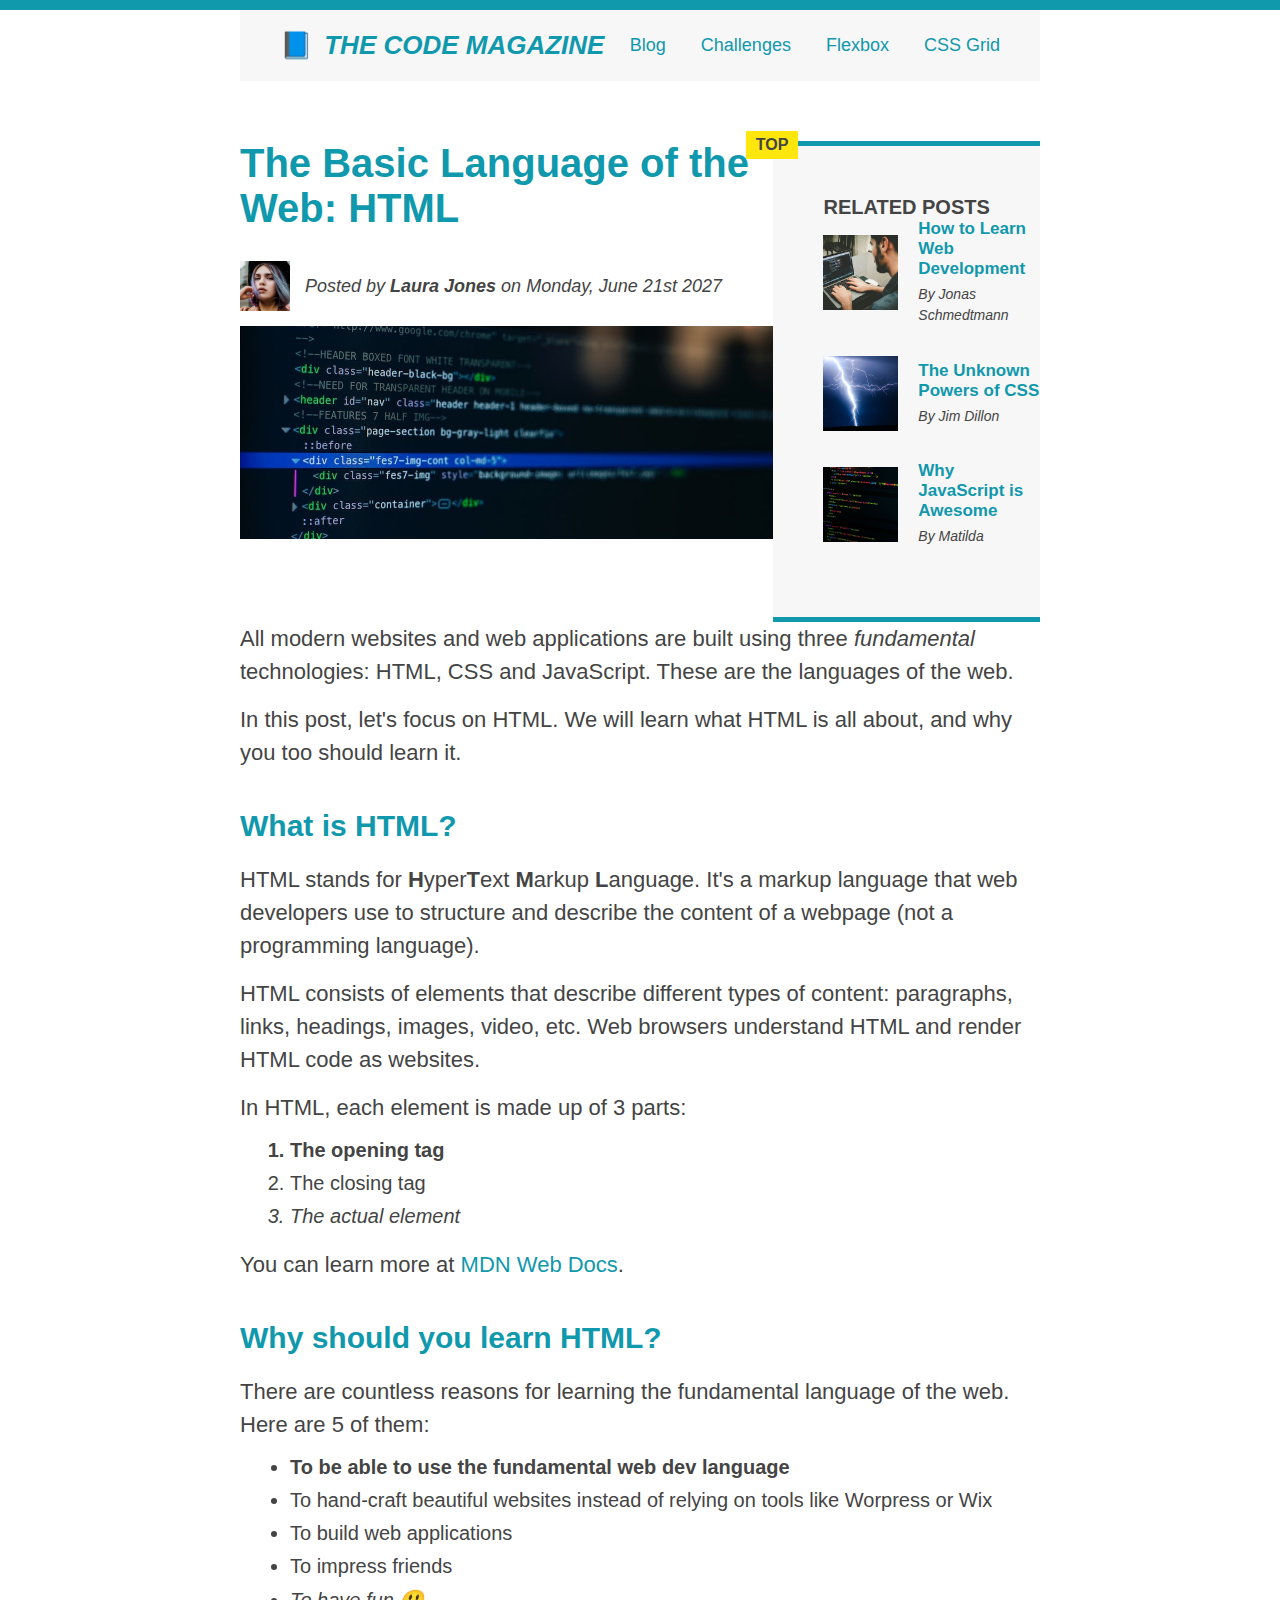
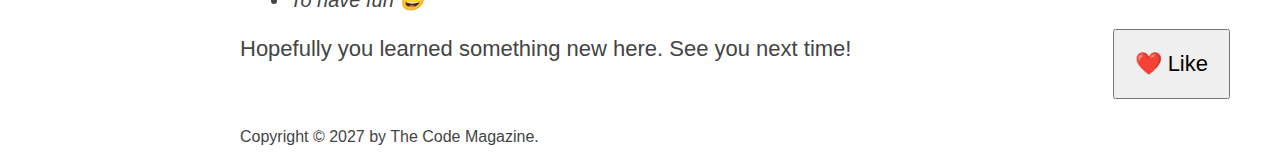
<file: starter/04-CSS-Layouts/index.html>
<!DOCTYPE html>
<html lang="en">
  <head>
    <meta charset="UTF-8" />
    <link href="style.css" rel="stylesheet" />

    <title>The Basic Language of the Web: HTML</title>
  </head>

  <body>
    <!--
    <h1>The Basic Language of the Web: HTML</h1>
    <h2>The Basic Language of the Web: HTML</h2>
    <h3>The Basic Language of the Web: HTML</h3>
    <h4>The Basic Language of the Web: HTML</h4>
    <h5>The Basic Language of the Web: HTML</h5>
    <h6>The Basic Language of the Web: HTML</h6>
    -->

    <div class="container">
      <header class="main-header">
        <h1>📘 The Code Magazine</h1>

        <nav>
          <!-- <strong>This is the navigation</strong> -->
          <a href="blog.html">Blog</a>
          <a href="#">Challenges</a>
          <a href="#">Flexbox</a>
          <a href="#">CSS Grid</a>
        </nav>
      </header>

      <article>
        <div class="layout">
          <header class="post-header">
            <h2>The Basic Language of the Web: HTML</h2>

            <div class="author-box">
              <img
                src="img/laura-jones.jpg"
                alt="Headshot of Laura Jones"
                height="50"
                width="50"
                class="author-img"
              />

              <p id="author" class="author">
                Posted by <strong>Laura Jones</strong> on Monday, June 21st 2027
              </p>
            </div>

            <img
              src="img/post-img.jpg"
              alt="HTML code on a screen"
              width="500"
              height="200"
              class="post-img"
            />
            <button>❤️ Like</button>
          </header>

          <aside>
            <h4>Related posts</h4>

            <ul class="related">
              <li class="related-post">
                <img
                  src="img/related-1.jpg"
                  alt="Person programming"
                  width="75"
                  height="75"
                />
                <div>
                  <a href="#" class="related-link"
                    >How to Learn Web Development</a
                  >
                  <p class="related-author">By Jonas Schmedtmann</p>
                </div>
              </li>
              <li class="related-post">
                <img
                  src="img/related-2.jpg"
                  alt="Lightning"
                  width="75"
                  height="75"
                />
                <div>
                  <a href="#" class="related-link">The Unknown Powers of CSS</a>
                  <p class="related-author">By Jim Dillon</p>
                </div>
              </li>
              <li class="related-post">
                <img
                  src="img/related-3.jpg"
                  alt="JavaScript code on a screen"
                  width="75"
                  height="75"
                />
                <div>
                  <a href="#" class="related-link">Why JavaScript is Awesome</a>
                  <p class="related-author">By Matilda</p>
                </div>
              </li>
            </ul>
          </aside>
        </div>
        <p>
          All modern websites and web applications are built using three
          <em>fundamental</em>
          technologies: HTML, CSS and JavaScript. These are the languages of the
          web.
        </p>

        <p>
          In this post, let's focus on HTML. We will learn what HTML is all
          about, and why you too should learn it.
        </p>

        <h3>What is HTML?</h3>
        <p>
          HTML stands for <strong>H</strong>yper<strong>T</strong>ext
          <strong>M</strong>arkup <strong>L</strong>anguage. It's a markup
          language that web developers use to structure and describe the content
          of a webpage (not a programming language).
        </p>
        <p>
          HTML consists of elements that describe different types of content:
          paragraphs, links, headings, images, video, etc. Web browsers
          understand HTML and render HTML code as websites.
        </p>
        <p>In HTML, each element is made up of 3 parts:</p>

        <ol>
          <li class="first-li">The opening tag</li>
          <li>The closing tag</li>
          <li>The actual element</li>
        </ol>

        <p>
          You can learn more at
          <a
            href="https://developer.mozilla.org/en-US/docs/Web/HTML"
            target="_blank"
            >MDN Web Docs</a
          >.
        </p>

        <h3>Why should you learn HTML?</h3>

        <p>
          There are countless reasons for learning the fundamental language of
          the web. Here are 5 of them:
        </p>

        <ul>
          <li class="first-li">
            To be able to use the fundamental web dev language
          </li>
          <li>
            To hand-craft beautiful websites instead of relying on tools like
            Worpress or Wix
          </li>
          <li>To build web applications</li>
          <li>To impress friends</li>
          <li>To have fun 😃</li>
        </ul>

        <p>Hopefully you learned something new here. See you next time!</p>
      </article>

      <footer>
        <p id="copyright" class="copyright text">
          Copyright &copy; 2027 by The Code Magazine.
        </p>
      </footer>
    </div>
  </body>
</html>
</file>
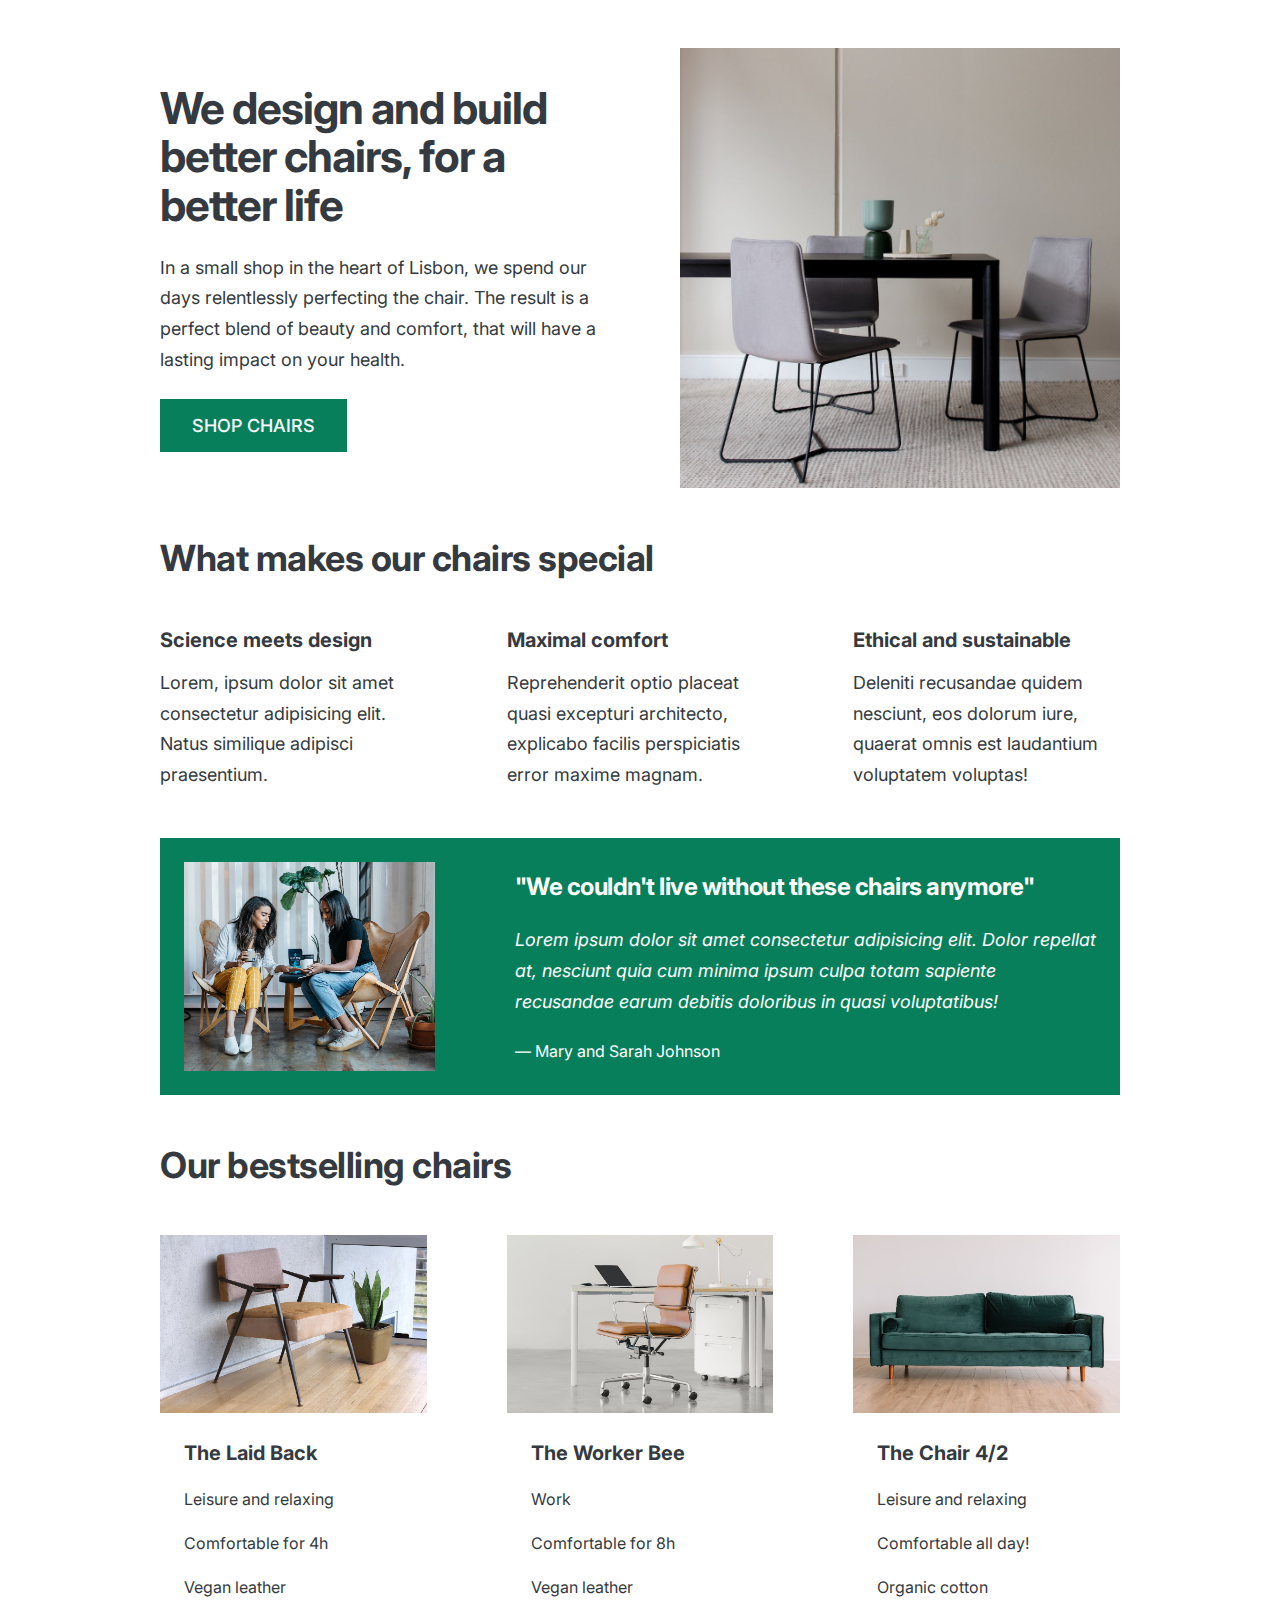
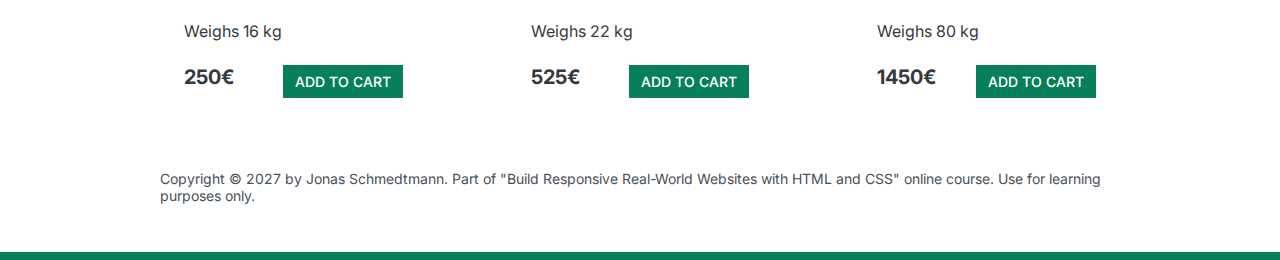
<file: starter/05-Design/index.html>
<!DOCTYPE html>
<html lang="en">
  <head>
    <meta charset="UTF-8" />
    <meta http-equiv="X-UA-Compatible" content="IE=edge" />
    <meta name="viewport" content="width=device-width, initial-scale=1.0" />

    <link rel="preconnect" href="https://fonts.googleapis.com" />
    <link rel="preconnect" href="https://fonts.gstatic.com" crossorigin />
    <link
      href="https://fonts.googleapis.com/css2?family=Inter:wght@400;500;600;700&display=swap"
      rel="stylesheet"
    />

    <link rel="stylesheet" href="style.css" />
    <title>Lisbon Chair Shop</title>
  </head>
  <body>
    <div class="container">
      <header>
        <div class="header-text-box">
          <h1>We design and build better chairs, for a better life</h1>
          <p class="header-text">
            In a small shop in the heart of Lisbon, we spend our days
            relentlessly perfecting the chair. The result is a perfect blend of
            beauty and comfort, that will have a lasting impact on your health.
          </p>
          <a class="btn btn--big" href="#">Shop chairs</a>
        </div>
        <img src="hero.jpg" alt="Photo" />
      </header>

      <section>
        <h2>What makes our chairs special</h2>
        <div class="grid-3-cols">
          <div>
            <p class="features-title"><strong>Science meets design</strong></p>
            <p class="features-text">
              Lorem, ipsum dolor sit amet consectetur adipisicing elit. Natus
              similique adipisci praesentium.
            </p>
          </div>

          <div>
            <p class="features-title">
              <strong>Maximal comfort</strong>
            </p>
            <p class="features-text">
              Reprehenderit optio placeat quasi excepturi architecto, explicabo
              facilis perspiciatis error maxime magnam.
            </p>
          </div>

          <div>
            <p class="features-title">
              <strong>Ethical and sustainable</strong>
            </p>
            <p class="features-text">
              Deleniti recusandae quidem nesciunt, eos dolorum iure, quaerat
              omnis est laudantium voluptatem voluptas!
            </p>
          </div>
        </div>
      </section>

      <section class="testimonial-section">
        <div class="grid-3-cols">
          <img src="customers.jpg" alt="People sitting on chairs" />
          <div class="testimonial-box">
            <h2>"We couldn't live without these chairs anymore"</h2>
            <blockquote class="testimonial-text">
              Lorem ipsum dolor sit amet consectetur adipisicing elit. Dolor
              repellat at, nesciunt quia cum minima ipsum culpa totam sapiente
              recusandae earum debitis doloribus in quasi voluptatibus!
            </blockquote>
            <p class="testimonial-author">&mdash; Mary and Sarah Johnson</p>
          </div>
        </div>
      </section>

      <section>
        <h2>Our bestselling chairs</h2>
        <div class="grid-3-cols">
          <figure class="chair">
            <img src="chair-1.jpg" alt="Chair" />
            <div class="chair-box">
              <h3>The Laid Back</h3>
              <ul class="chair-details">
                <li>
                  <!-- Span is a generic INLINE text element, it doesn't have any meaning. It's like a div element, but inline -->
                  <span>Leisure and relaxing</span>
                </li>
                <li>
                  <span>Comfortable for 4h</span>
                </li>
                <li>
                  <span>Vegan leather</span>
                </li>
                <li>
                  <span>Weighs 16 kg</span>
                </li>
              </ul>
              <div class="chair-price">
                <strong>250€</strong>
                <a href="#" class="btn btn--small">Add to cart</a>
              </div>
            </div>
          </figure>

          <figure class="chair">
            <img src="chair-2.jpg" alt="Chair" />
            <div class="chair-box">
              <h3>The Worker Bee</h3>
              <ul class="chair-details">
                <li>
                  <span>Work</span>
                </li>
                <li>
                  <span>Comfortable for 8h</span>
                </li>
                <li>
                  <span>Vegan leather</span>
                </li>
                <li>
                  <span>Weighs 22 kg</span>
                </li>
              </ul>
              <div class="chair-price">
                <strong>525€</strong>
                <a href="#" class="btn btn--small">Add to cart</a>
              </div>
            </div>
          </figure>

          <figure class="chair">
            <img src="chair-3.jpg" alt="Chair" />
            <div class="chair-box">
              <h3>The Chair 4/2</h3>
              <ul class="chair-details">
                <li>
                  <span>Leisure and relaxing</span>
                </li>
                <li>
                  <span>Comfortable all day!</span>
                </li>
                <li>
                  <span>Organic cotton</span>
                </li>
                <li>
                  <span>Weighs 80 kg</span>
                </li>
              </ul>
              <div class="chair-price">
                <strong>1450€</strong>
                <a href="#" class="btn btn--small">Add to cart</a>
              </div>
            </div>
          </figure>
        </div>
      </section>

      <footer>
        Copyright &copy; 2027 by Jonas Schmedtmann. Part of "Build Responsive
        Real-World Websites with HTML and CSS" online course. Use for learning
        purposes only.
      </footer>
    </div>
  </body>
</html>
</file>
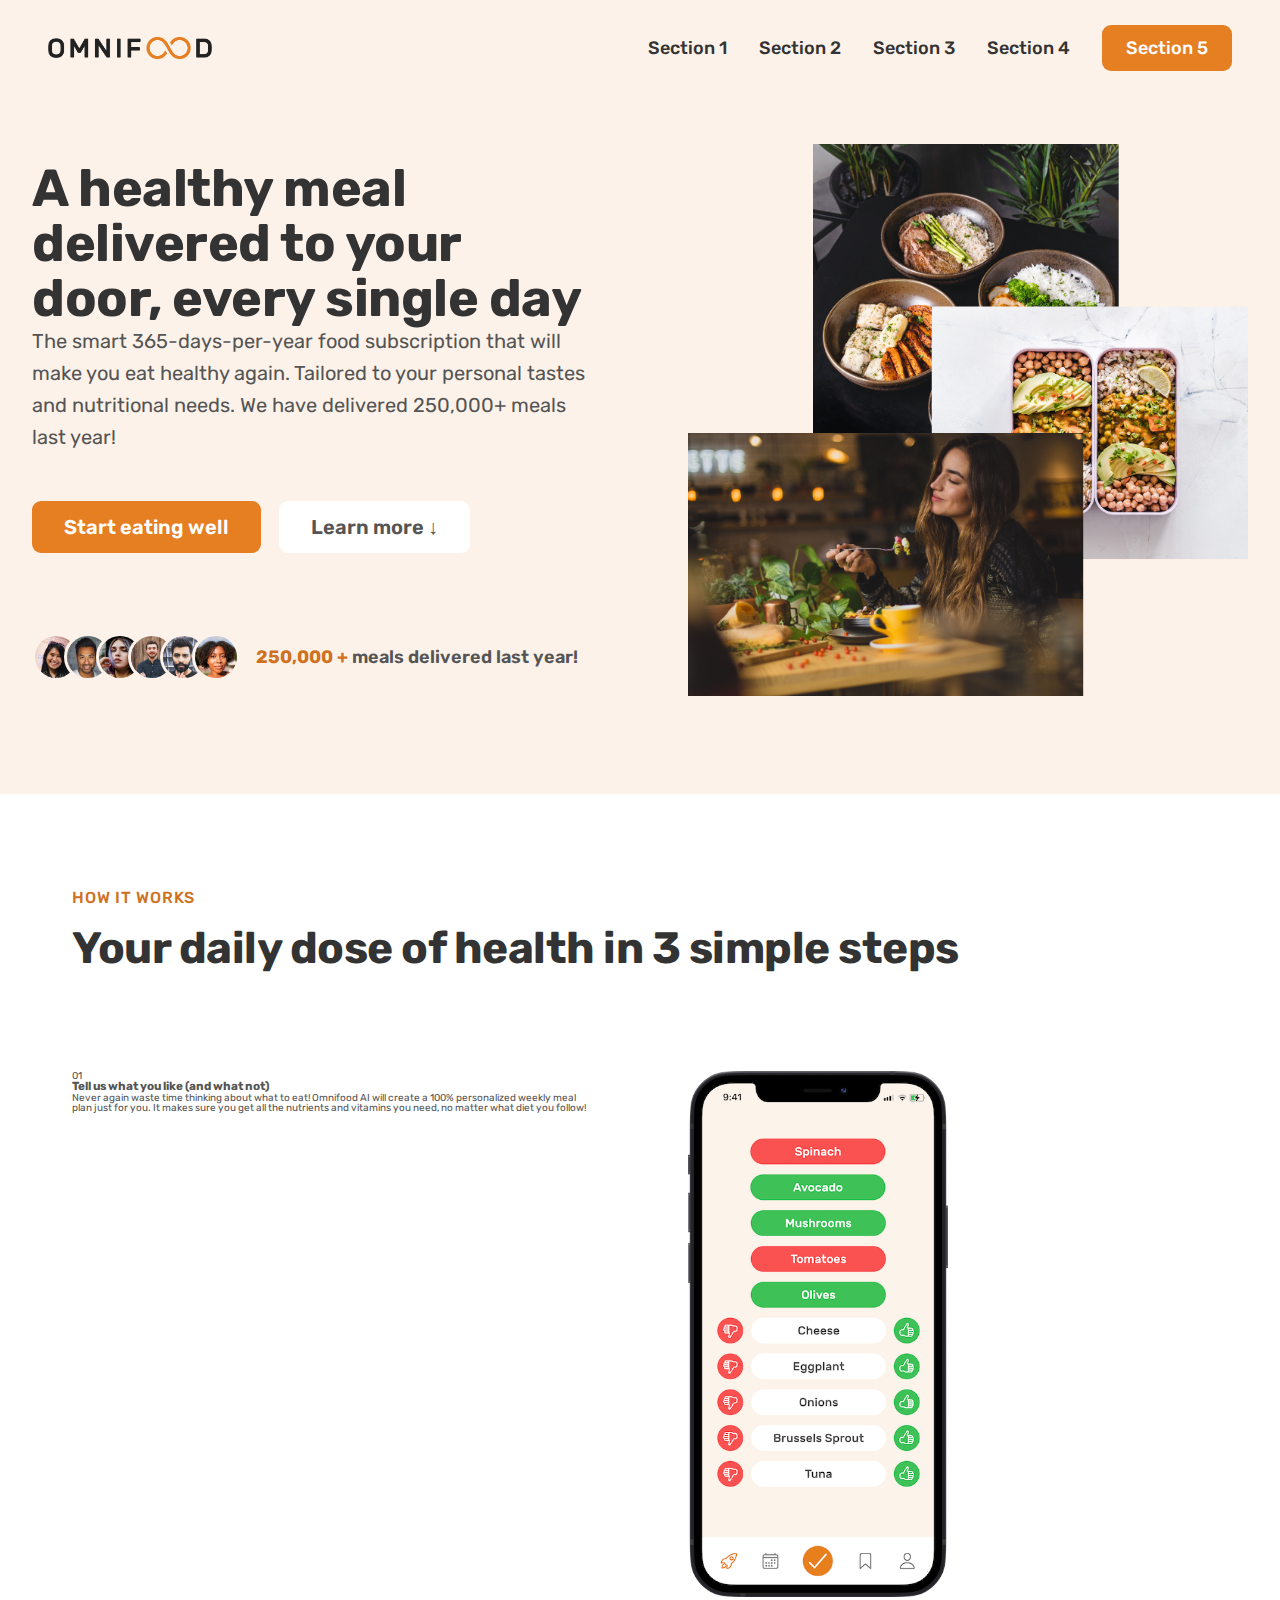
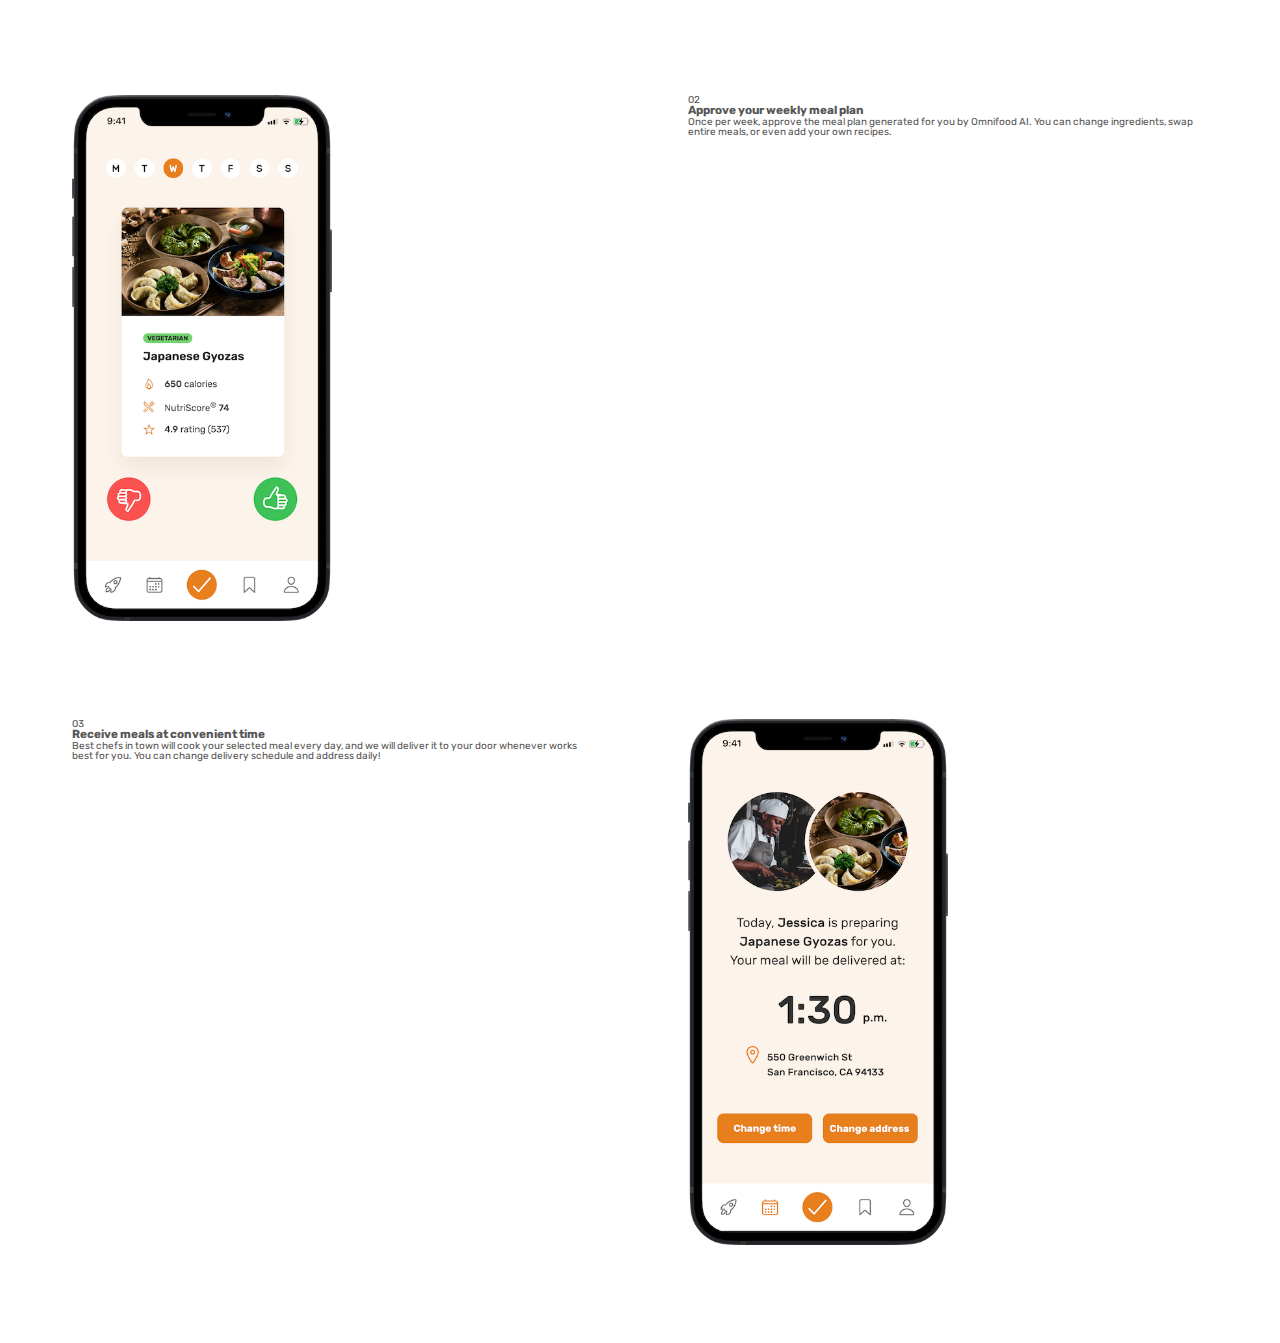
<file: starter/07-Omnifood-Desktop/index.html>
<!DOCTYPE html>
<html lang="en">
  <head>
    <meta charset="UTF-8" />
    <meta http-equiv="X-UA-Compatible" content="IE=edge" />
    <meta name="viewport" content="width=device-width, initial-scale=1.0" />
    <link rel="preconnect" href="https://fonts.googleapis.com" />
    <link rel="preconnect" href="https://fonts.gstatic.com" crossorigin />
    <link
      href="https://fonts.googleapis.com/css2?family=Rubik:wght@400;500;600;700&display=swap"
      rel="stylesheet"
    />

    <link rel="stylesheet" href="css/style.css" />
    <title>Omnifood</title>
  </head>
  <body>
    <header class="header">
      <img src="img/omnifood-logo.png" alt="Omnifood logo" class="logo" />
      <nav class="main-nav">
        <ul class="main-nav-list">
          <li><a class="main-nav-link" href="#">Section 1</a></li>
          <li><a class="main-nav-link" href="#">Section 2</a></li>
          <li><a class="main-nav-link" href="#">Section 3</a></li>
          <li><a class="main-nav-link" href="#">Section 4</a></li>
          <li><a class="main-nav-link nav-cta" href="#">Section 5</a></li>
        </ul>
      </nav>
    </header>

    <main>
      <section class="section-hero">
        <div class="hero">
          <div class="hero-text-box">
            <h1 class="heading-primary">
              A healthy meal delivered to your door, every single day
            </h1>
            <p class="hero-description">
              The smart 365-days-per-year food subscription that will make you
              eat healthy again. Tailored to your personal tastes and
              nutritional needs. We have delivered 250,000+ meals last year!
            </p>
            <a href="#" class="btn btn--full margin-right-sm"
              >Start eating well</a
            >
            <a href="#" class="btn btn--outline">Learn more &darr;</a>

            <div class="delivered-meals">
              <div class="delivered-imgs">
                <img src="img/customers/customer-1.jpg" alt="Customer photo" />
                <img src="img/customers/customer-2.jpg" alt="Customer photo" />
                <img src="img/customers/customer-3.jpg" alt="Customer photo" />
                <img src="img/customers/customer-4.jpg" alt="Customer photo" />
                <img src="img/customers/customer-5.jpg" alt="Customer photo" />
                <img src="img/customers/customer-6.jpg" alt="Customer photo" />
              </div>
              <p class="delivered-text">
                <span>250,000 +</span> meals delivered last year!
              </p>
            </div>
          </div>
          <div class="hero-img-box">
            <img
              src="img/hero.png"
              class="hero-img"
              alt="Woman enjoyinh food, meals in storage container, and food bowls on a table"
            />
          </div>
        </div>
      </section>

      <section class="section-how">
        <div class="container">
          <span class="subheading">How it works</span>
          <h2 class="heading-secondary">
            Your daily dose of health in 3 simple steps
          </h2>
        </div>
        <div class="container grid grid--2-cols">
          <div class="step-text-box">
            <p class="step-number">01</p>
            <h3 class="heading-tertiary">
              Tell us what you like (and what not)
            </h3>
            <p class="step-description">
              Never again waste time thinking about what to eat! Omnifood AI
              will create a 100% personalized weekly meal plan just for you. It
              makes sure you get all the nutrients and vitamins you need, no
              matter what diet you follow!
            </p>
          </div>
          <div class="step-img-box">
            <img
              class="step-img"
              src="img/app/app-screen-1.png"
              alt="iPhone app preferences selection screen"
            />
          </div>
          <!-- Step 02 -->
          <div class="step-img-box">
            <img
              class="step-img"
              src="img/app/app-screen-2.png"
              alt="iPhone app meal approving plan"
            />
          </div>
          <div class="step-text-box">
            <p class="step-number">02</p>
            <h3 class="heading-tertiary">Approve your weekly meal plan</h3>
            <p class="step-description">
              Once per week, approve the meal plan generated for you by Omnifood
              AI. You can change ingredients, swap entire meals, or even add
              your own recipes.
            </p>
          </div>
          <!-- Step 03 -->
          <div class="step-text-box">
            <p class="step-number">03</p>
            <h3 class="heading-tertiary">Receive meals at convenient time</h3>
            <p class="step-description">
              Best chefs in town will cook your selected meal every day, and we
              will deliver it to your door whenever works best for you. You can
              change delivery schedule and address daily!
            </p>
          </div>
          <div class="step-img-box">
            <img
              class="step-img"
              src="img/app/app-screen-3.png"
              alt="iPhone app delivery screen"
            />
          </div>
        </div>
      </section>
    </main>
  </body>
</html>
</file>
<file: final/03-CSS-Fundamentals/style.css>
* {
  /* border-top: 10px solid #1098ad; */
  margin: 0;
  padding: 0;
}

/* PAGE SECTIONS */
body {
  color: #444;
  font-family: sans-serif;

  border-top: 10px solid #1098ad;
  position: relative;
}

.container {
  width: 800px;
  /* margin-left: auto;
  margin-right: auto; */
  margin: 0 auto;
}

.main-header {
  background-color: #f7f7f7;
  /* padding: 20px;
  padding-left: 40px;
  padding-right: 40px; */
  padding: 20px 40px;
  margin-bottom: 60px;
  /* height: 80px; */
}

nav {
  font-size: 18px;
  /* text-align: center; */
}

article {
  margin-bottom: 60px;
}

.post-header {
  margin-bottom: 40px;
  /* position: relative; */
}

aside {
  background-color: #f7f7f7;
  border-top: 5px solid #1098ad;
  border-bottom: 5px solid #1098ad;
  /* padding-top: 50px;
  padding-bottom: 50px; */
  padding: 50px 0;
  width: 500px;
}

/* SMALLER ELEMENTS */
h1,
h2,
h3 {
  color: #1098ad;
}

h1 {
  font-size: 26px;
  text-transform: uppercase;
  font-style: italic;
}

h2 {
  font-size: 40px;
  margin-bottom: 30px;
}

h3 {
  font-size: 30px;
  margin-bottom: 20px;
  margin-top: 40px;
}

h4 {
  font-size: 20px;
  text-transform: uppercase;
  text-align: center;
}

p {
  font-size: 22px;
  line-height: 1.5;
  margin-bottom: 15px;
}

ul,
ol {
  margin-left: 50px;
  margin-bottom: 20px;
}

li {
  font-size: 20px;
  margin-bottom: 10px;
  /* display: inline; */
}

li:last-child {
  margin-bottom: 0;
}

/* footer p {
  font-size: 16px;
} */

/* article header p {
  font-style: italic;
} */

#author {
  font-style: italic;
  font-size: 18px;
}

#copyright {
  font-size: 16px;
}

.related-author {
  font-size: 18px;
  font-weight: bold;
}

/* ul {
  list-style: none;
} */

.related {
  list-style: none;
}

body {
  /* background-color: orangered; */
}

/* .first-li {
  font-weight: bold;
} */

li:first-child {
  font-weight: bold;
}

li:last-child {
  font-style: italic;
}

li:nth-child(even) {
  /* color: red; */
}

/* Misconception: this won't work! */
article p:first-child {
  color: red;
}

/* Styling links */
a:link {
  color: #1098ad;
  text-decoration: none;
}

a:visited {
  /* color: #777; */
  color: #1098ad;
}

a:hover {
  color: orangered;
  font-weight: bold;
  text-decoration: underline orangered;
}

a:active {
  background-color: black;
  font-style: italic;
}
/* LVHA */

.post-img {
  width: 100%;
  height: auto;
}

nav a:link {
  /* background-color: orangered;
  margin: 20px;
  padding: 20px;

  display: block; */

  margin-right: 30px;
  margin-top: 10px;
  display: inline-block;
}

nav a:link:last-child {
  margin-right: 0;
}

button {
  font-size: 22px;
  padding: 20px;
  cursor: pointer;

  position: absolute;
  /* top: 50px;
  left: 50px; */
  bottom: 50px;
  right: 50px;
}

h1::first-letter {
  font-style: normal;
  margin-right: 5px;
}

h3 + p::first-line {
  /* color: red; */
}

h2 {
  /* background-color: orange; */
  position: relative;
}

h2::before {
  content: "TOP";
  background-color: #ffe70e;
  color: #444;
  font-size: 16px;
  font-weight: bold;
  display: inline-block;
  padding: 5px 10px;
  position: absolute;
  top: -10px;
  right: -25px;
}

/* Resolving conflicts */
/* #copyright {
  color: red;
}

.copyright {
  color: blue;
}

.text {
  color: yellow;
}

footer p {
  color: green !important;
} */

/* nav a:link,
nav p {
  font-size: 18px;
} */
</file>
<file: final/04-CSS-Layouts/style.css>
* {
  /* border-top: 10px solid #1098ad; */
  margin: 0;
  padding: 0;
  box-sizing: border-box;
}

/* PAGE SECTIONS */
body {
  color: #444;
  font-family: sans-serif;

  border-top: 10px solid #1098ad;
  position: relative;
}

.container {
  width: 1200px;
  /* margin-left: auto;
  margin-right: auto; */
  margin: 0 auto;
}

.main-header {
  background-color: #f7f7f7;
  /* padding: 20px;
  padding-left: 40px;
  padding-right: 40px; */
  padding: 20px 40px;
  /* margin-bottom: 60px; */
  /* height: 80px; */
}

nav {
  font-size: 18px;
  /* text-align: center; */
}

article {
  /* margin-bottom: 60px; */
}

.post-header {
  margin-bottom: 40px;
  /* position: relative; */
}

aside {
  background-color: #f7f7f7;
  border-top: 5px solid #1098ad;
  border-bottom: 5px solid #1098ad;
  padding: 50px 40px;
}

/* SMALLER ELEMENTS */
h1,
h2,
h3 {
  color: #1098ad;
}

h1 {
  font-size: 26px;
  text-transform: uppercase;
  font-style: italic;
}

h2 {
  font-size: 40px;
  margin-bottom: 30px;
}

h3 {
  font-size: 30px;
  margin-bottom: 20px;
  margin-top: 40px;
}

h4 {
  font-size: 20px;
  text-transform: uppercase;
  text-align: center;
  margin-bottom: 30px;
}

p {
  font-size: 22px;
  line-height: 1.5;
  margin-bottom: 15px;
}

ul,
ol {
  margin-left: 50px;
  margin-bottom: 20px;
}

li {
  font-size: 20px;
  margin-bottom: 10px;
  /* display: inline; */
}

li:last-child {
  margin-bottom: 0;
}

/* footer p {
  font-size: 16px;
} */

/* article header p {
  font-style: italic;
} */

#author {
  font-style: italic;
  font-size: 18px;
}

#copyright {
  font-size: 16px;
}

.related-author {
  font-size: 18px;
  font-weight: bold;
}

/* ul {
  list-style: none;
} */

.related {
  list-style: none;
  margin-left: 0;
}

body {
  /* background-color: orangered; */
}

/* .first-li {
  font-weight: bold;
} */

li:first-child {
  font-weight: bold;
}

li:last-child {
  font-style: italic;
}

li:nth-child(even) {
  /* color: red; */
}

/* Misconception: this won't work! */
article p:first-child {
  color: red;
}

/* Styling links */
a:link {
  color: #1098ad;
  text-decoration: none;
}

a:visited {
  /* color: #777; */
  color: #1098ad;
}

a:hover {
  color: orangered;
  font-weight: bold;
  text-decoration: underline orangered;
}

a:active {
  background-color: black;
  font-style: italic;
}
/* LVHA */

.post-img {
  width: 100%;
  height: auto;
}

nav a:link {
  /* background-color: orangered;
  margin: 20px;
  padding: 20px;

  display: block; */

  margin-right: 30px;
  display: inline-block;
}

nav a:link:last-child {
  margin-right: 0;
}

button {
  font-size: 22px;
  padding: 20px;
  cursor: pointer;

  position: absolute;
  /* top: 50px;
  left: 50px; */
  bottom: 50px;
  right: 50px;
}

h1::first-letter {
  font-style: normal;
  margin-right: 5px;
}

h3 + p::first-line {
  /* color: red; */
}

h2 {
  /* background-color: orange; */
  position: relative;
}

h2::before {
  content: "TOP";
  background-color: #ffe70e;
  color: #444;
  font-size: 16px;
  font-weight: bold;
  display: inline-block;
  padding: 5px 10px;
  position: absolute;
  top: -10px;
  right: -25px;
}

/* Resolving conflicts */
/* #copyright {
  color: red;
}

.copyright {
  color: blue;
}

.text {
  color: yellow;
}

footer p {
  color: green !important;
} */

/* nav a:link,
nav p {
  font-size: 18px;
} */

/* FLOATS */
/*
.author-img {
  float: left;
  margin-bottom: 20px;
}

.author {
  float: left;
  margin-top: 10px;
  margin-left: 20px;
}

h1 {
  float: left;
}

nav {
  float: right;
}

.clear {
  clear: both;
}

.clearfix::after {
  clear: both;
  content: "";
  display: block;
}

article {
  width: 825px;
  float: left;
}

aside {
  width: 300px;
  float: right;
}

footer {
  clear: both;
}
*/

/* FLEXBOX */
.main-header {
  display: flex;
  align-items: center;
  justify-content: space-between;
}

.author-box {
  display: flex;
  align-items: center;
  margin-bottom: 15px;
}

.author {
  margin-bottom: 0;
  margin-left: 15px;
}

.related-post {
  display: flex;
  align-items: center;
  gap: 20px;
  margin-bottom: 30px;
}

.related-link:link {
  font-size: 17px;
  font-weight: bold;
  font-style: normal;
  margin-bottom: 5px;
  display: block;
}

.related-author {
  margin-bottom: 0;
  font-size: 14px;
  font-weight: normal;
  font-style: italic;
}

/* FLEXBOX LAYOUT */
/* .row {
  display: flex;
  align-items: flex-start;
  gap: 75px;
  margin-bottom: 60px;
}

article {
  flex: 1;
  margin-bottom: 0;
}

aside {
  
  DEFAULTS:
  flex-grow: 0;
  flex-shrink: 1;
  flex-basis: auto;

  flex: 0 0 300px;
} */

/* CSS GRID LAYOUT */
.container {
  display: grid;
  grid-template-columns: 1fr 300px;
  column-gap: 75px;
  row-gap: 60px;
  align-items: start;
}

.main-header {
  /* grid-column: 1 / span 2; */
  grid-column: 1 / -1;
}

article {
}

aside {
}

footer {
  grid-column: 1 / -1;
}
</file>
<file: final/05-Design/style.css>
/*
SPACING SYSTEM (px)
2 / 4 / 8 / 12 / 16 / 24 / 32 / 48 / 64 / 80 / 96 / 128

FONT SIZE SYSTEM (px)
10 / 12 / 14 / 16 / 18 / 20 / 24 / 30 / 36 / 44 / 52 / 62 / 74 / 86 / 98
*/

/* 
MAIN COLOR: #087f5b
GREY COLOR: #343a40
*/

* {
  margin: 0;
  padding: 0;
  box-sizing: border-box;
}

/* ------------------------ */
/* GENERAL STYLES */
/* ------------------------ */
body {
  font-family: "Inter", sans-serif;
  color: #343a40;
  border-bottom: 8px solid #087f5b;
}

.container {
  width: 960px;
  margin: 0 auto;
}

header,
section {
  margin-bottom: 96px;
}

h2 {
  margin-bottom: 48px;
  font-size: 36px;
  letter-spacing: -0.5px;
  /* 24 / 30 / 36 */
}

.grid-3-cols {
  display: grid;
  grid-template-columns: repeat(3, 1fr);
  column-gap: 80px;
}

.btn:link,
.btn:visited {
  background-color: #087f5b;
  color: #fff;
  text-decoration: none;
  text-transform: uppercase;
  font-weight: 500;

  display: inline-block;
  border-radius: 100px;
}

.btn:hover,
.btn:active {
  background-color: #099268;
}

.btn--big {
  font-size: 18px;
  padding: 16px 32px;
}

.btn--small {
  font-size: 14px;
  padding: 8px 12px;
}

img {
  border-radius: 12px;
}

/* ------------------------ */
/* COMPONENT STYLES */
/* ------------------------ */

/* HEADER */
header {
  display: grid;
  grid-template-columns: repeat(2, 1fr);
  column-gap: 80px;
  margin-top: 64px;
}

.header-text-box {
  align-self: center;
}

h1 {
  margin-bottom: 32px;
  font-size: 44px;
  line-height: 1.1;
  letter-spacing: -1px;
  /* 44 / 52 / 62 */

  /* text-shadow: 0 5px 5px rgba(0, 0, 0, 0.2); */
}

.header-text {
  margin-bottom: 24px;
  font-size: 18px;
  line-height: 1.7;
}

img {
  width: 100%;
}

/* FEATURES */
.features-icon {
  stroke: #087f5b;
  width: 32px;
  heigh: 32px;
  margin-bottom: 24px;
}

.features-title {
  margin-bottom: 16px;
  font-size: 20px;
}

.features-text {
  font-size: 18px;
  line-height: 1.7;
}

/* TESTIMONIAL */
.testimonial-section {
  background-color: #087f5b;
  color: #fff;
  padding: 24px;
  border-radius: 12px;
}

.testimonial-box {
  grid-column: 2 / -1;
  align-self: center;
}

.testimonial-box h2 {
  margin-bottom: 24px;
  /* 20 / 24 / 30 */
  font-size: 24px;
}

.testimonial-text {
  font-style: italic;
  margin-bottom: 24px;
  font-size: 18px;
  line-height: 1.7;
  color: ##e6fcf5;
}

.testimonial-author {
  color: #c3fae8;
}

/* CHAIRS */
.chair {
  box-shadow: 0 20px 30px 0 rgba(0, 0, 0, 0.07);
  border-radius: 12px;
}

.chair img {
  border-bottom-left-radius: 0;
  border-bottom-right-radius: 0;
}

.chair-box {
  padding: 32px;
}

h3 {
  margin-bottom: 24px;
  font-size: 20px;
}

.chair-details {
  list-style: none;
  margin-bottom: 48px;
}

.chair-details li {
  display: flex;
  align-items: center;
  gap: 12px;
  margin-bottom: 16px;
}

.chair-details li:last-child {
  margin-bottom: 0;
}

.chair-icon {
  stroke: #087f5b;
  width: 24px;
  height: 24px;
}

.chair-price {
  display: flex;
  justify-content: space-between;
  align-items: center;
  font-size: 20px;
}

footer {
  margin-bottom: 48px;
  font-size: 14px;
  color: #495057;
}
</file>
<file: starter/04-CSS-Layouts/style.css>
* {
  /* border-top: 10px solid #1098ad; */
  margin: 0;
  padding: 0;
}

/* PAGE SECTIONS */
body {
  color: #444;
  font-family: sans-serif;

  border-top: 10px solid #1098ad;
  position: relative;
}

.container {
  width: 800px;
  /* margin-left: auto;
  margin-right: auto; */
  margin: 0 auto;
}

.main-header {
  background-color: #f7f7f7;
  /* padding: 20px;
  padding-left: 40px;
  padding-right: 40px; */
  padding: 20px 40px;
  margin-bottom: 60px;
  /* height: 80px; */
}

nav {
  font-size: 18px;
  /* text-align: center; */
}

article {
  margin-bottom: 60px;
}

.post-header {
  margin-bottom: 40px;
  /* position: relative; */
}

aside {
  background-color: #f7f7f7;
  border-top: 5px solid #1098ad;
  border-bottom: 5px solid #1098ad;
  /* padding-top: 50px;
  padding-bottom: 50px; */
  padding: 50px 0;
  width: 500px;
}

/* SMALLER ELEMENTS */
h1,
h2,
h3 {
  color: #1098ad;
}

h1 {
  font-size: 26px;
  text-transform: uppercase;
  font-style: italic;
}

h2 {
  font-size: 40px;
  margin-bottom: 30px;
}

h3 {
  font-size: 30px;
  margin-bottom: 20px;
  margin-top: 40px;
}

h4 {
  font-size: 20px;
  text-transform: uppercase;
  text-align: center;
}

p {
  font-size: 22px;
  line-height: 1.5;
  margin-bottom: 15px;
}

ul,
ol {
  margin-left: 50px;
  margin-bottom: 20px;
}

li {
  font-size: 20px;
  margin-bottom: 10px;
  /* display: inline; */
}

li:last-child {
  margin-bottom: 0;
}

/* footer p {
  font-size: 16px;
} */

/* article header p {
  font-style: italic;
} */

#author {
  font-style: italic;
  font-size: 18px;
}

#copyright {
  font-size: 16px;
}

.related-author {
  font-size: 18px;
  font-weight: bold;
}

/* ul {
  list-style: none;
} */

.related {
  list-style: none;
}

body {
  /* background-color: orangered; */
}

/* .first-li {
  font-weight: bold;
} */

li:first-child {
  font-weight: bold;
}

li:last-child {
  font-style: italic;
}

li:nth-child(even) {
  /* color: red; */
}

/* Misconception: this won't work! */
article p:first-child {
  color: red;
}

/* Styling links */
a:link {
  color: #1098ad;
  text-decoration: none;
}

a:visited {
  /* color: #777; */
  color: #1098ad;
}

a:hover {
  color: orangered;
  font-weight: bold;
  text-decoration: underline orangered;
}

a:active {
  background-color: black;
  font-style: italic;
}
/* LVHA */

.post-img {
  width: 100%;
  height: auto;
}

nav a:link {
  /* background-color: orangered;
  margin: 20px;
  padding: 20px;

  display: block; */

  margin-right: 30px;
  display: inline-block;
}

nav a:link:last-child {
  margin-right: 0;
}

button {
  font-size: 22px;
  padding: 20px;
  cursor: pointer;

  position: absolute;
  /* top: 50px;
  left: 50px; */
  bottom: 50px;
  right: 50px;
}

h1::first-letter {
  font-style: normal;
  margin-right: 5px;
}

h3 + p::first-line {
  /* color: red; */
}

h2 {
  /* background-color: orange; */
  position: relative;
}

h2::before {
  content: "TOP";
  background-color: #ffe70e;
  color: #444;
  font-size: 16px;
  font-weight: bold;
  display: inline-block;
  padding: 5px 10px;
  position: absolute;
  top: -10px;
  right: -25px;
}

/* Resolving conflicts */
/* #copyright {
  color: red;
}

.copyright {
  color: blue;
}

.text {
  color: yellow;
}

footer p {
  color: green !important;
} */

/* nav a:link,
nav p {
  font-size: 18px;
} */

.main-header {
  display: flex;
  align-items: center;
  justify-content: space-between;
}

.author-box {
  display: flex;
  align-items: center;
  margin-bottom: 15px;
}
.author {
  margin-bottom: 0px;
  margin-left: 15px;
}
.related-post {
  display: flex;
  align-items: center;
  gap: 20px;
  margin-bottom: 30px;
}

.related-link:link {
  font-size: 17px;
  font-weight: bold;
  font-style: normal;
  margin-bottom: 5px;
  display: block;
}
.related-author {
  margin-bottom: 0;
  font-size: 14px;
  font-weight: normal;
  font-style: italic;
}

.layout {
  display: flex;
}
</file>
<file: starter/05-Design/style.css>
/*
SPACING SYSTEM (px)
2 / 4 / 8 / 12 / 16 / 24 / 32 / 48 / 64 / 80 / 96 / 128

FONT SIZE SYSTEM (px)
10 / 12 / 14 / 16 / 18 / 20 / 24 / 30 / 36 / 44 / 52 / 62 / 74 / 86 / 98
*/

/* 
MAIN COLOR: #087f5b
GREY COLOR: #343a40
*/
* {
  margin: 0;
  padding: 0;
  box-sizing: border-box;
}

/* ------------------------ */
/* GENERAL STYLES */
/* ------------------------ */
body {
  font-family: "Inter", sans-serif;
  color: #343a40;
  border-bottom: 8px solid #087f5b;
}

.container {
  width: 960px;
  margin: 0 auto;
}

header,
section {
  margin-bottom: 48px;
}

h2 {
  margin-bottom: 48px;
  font-size: 36px;
  letter-spacing: -0.5px;
}

.grid-3-cols {
  display: grid;
  grid-template-columns: repeat(3, 1fr);
  column-gap: 80px;
}

.btn:link,
.btn:visited {
  background-color: #087f5b;
  color: #fff;
  text-decoration: none;
  text-transform: uppercase;
  font-weight: 500;

  display: inline-block;
}

.btn:hover,
.btn:active {
  background-color: #099268;
}
.btn--big {
  font-size: 18px;
  padding: 16px 32px;
}
.btn--small {
  font-size: 14px;
  padding: 8px 12px;
}

/* ------------------------ */
/* COMPONENT STYLES */
/* ------------------------ */

/* HEADER */
header {
  display: grid;
  grid-template-columns: repeat(2, 1fr);
  column-gap: 80px;
  margin-top: 48px;
}

.header-text-box {
  align-self: center;
}

h1 {
  margin-bottom: 24px;
  font-size: 44px;
  line-height: 1.1;
  letter-spacing: -1px;
}

.header-text {
  margin-bottom: 24px;
  font-size: 18px;
  line-height: 1.7;
}

img {
  width: 100%;
}

/* FEATURES */
.features-icon {
}

.features-title {
  margin-bottom: 16px;
  font-size: 20px;
}

.features-text {
  font-size: 18px;
  line-height: 1.7;
}

/* TESTIMONIAL */
.testimonial-section {
  background-color: #087f5b;
  color: #fff;
  padding: 24px;
}

.testimonial-box {
  grid-column: 2 / -1;
  align-self: center;
}

.testimonial-box h2 {
  margin-bottom: 24px;
  font-size: 24px;
}

.testimonial-text {
  font-style: italic;
  margin-bottom: 24px;
  font-size: 18px;
  line-height: 1.7;
}

/* CHAIRS */
.chair-box {
  padding: 24px;
}

h3 {
  margin-bottom: 24px;
  font-size: 20px;
}

.chair-details {
  list-style: none;
  margin-bottom: 24px;
}

.chair-details li {
  display: flex;
  align-items: center;
  gap: 12px;
  margin-bottom: 24px;
}

.chair-details li:last-child {
  margin-bottom: 0;
}

.chair-icon {
}

.chair-price {
  display: flex;
  justify-content: space-between;
  font-size: 20px;
}

footer {
  margin-bottom: 48px;
  font-size: 14px;
  color: #495057;
}
</file>
<file: starter/07-Omnifood-Desktop/css/style.css>
/* 
---- 01 TYPOGRAPHY SYSTEM

- FONT SIZE SYSTEM (px)
10 / 12 / 14 / 16 / 18 / 20 / 24 / 30 / 36 / 44 / 52 / 62 / 74 / 86 / 98

- FONT WEIGHTS:
Default: 400
Medium: 500
Semi-bold: 600
bold: 700

- LINE HEIGHTS:
Default: 1
Small: 1.05
Medium: 1.2
Paragrapgh default: 1.6

- Letter spacing
- 0.5 px
- 0.75 px
---- 02 COLORS

Primary: #e67e22

Tints: #fdf2e9
Shades:
Accents:
Greys:
#555 
#333 

---- 05 SHADOWS

---- 06 BORDER-RADIUS

Default: 9px

---- 07 WHITESPACE

- SPACING SYSTEM (px)
2 / 4 / 8 / 12 / 16 / 24 / 32 / 48 / 64 / 80 / 96 / 128

*/

* {
  padding: 0;
  margin: 0;
  box-sizing: border-box;
}

html {
  /* font-size: 10px; */
  /* 10px / 16px = 0.625 = 62.5% */
  /* Percentage of user's browser font-size settings */
  font-size: 62.5%;
}

body {
  font-family: "Rubik", sans-serif;
  line-height: 1;
  font-weight: 400;
  color: #555;
}
/****************************** */
/* GENERAL RESUSABLE COMPONENT */
/****************************** */

.container {
  max-width: 120rem;
  margin: 0 auto;
  padding: 0 3.2rem;
}

.grid {
  display: grid;
  gap: 9.6rem;
}

.grid--2-cols {
  grid-template-columns: repeat(2, 1fr);
}

.grid--3-cols {
  grid-template-columns: repeat(3, 1fr);
}
.grid--4-cols {
  grid-template-columns: repeat(4, 1fr);
}
.heading-primary,
.heading-secondary {
  font-weight: 700;
  color: #333;
  /* color: #45260a; */
  /* color: #343a40; */
  letter-spacing: -0.5px;
}
.heading-primary {
  font-size: 5.2rem;
  line-height: 1.05;
}

.heading-secondary {
  font-size: 4.4rem;
  line-height: 1.2;
  margin-bottom: 9.6rem;
}

.subheading {
  display: block;
  font-size: 1.6rem;
  font-weight: 500;
  color: #cf711f;
  text-transform: uppercase;
  margin-bottom: 1.6rem;
  letter-spacing: 0.75px;
}

.btn:link,
.btn:visited {
  display: inline-block;
  font-size: 2rem;
  font-weight: 600;
  padding: 1.6rem 3.2rem;
  border-radius: 9px;
  text-decoration: none;
  /* Put transition on original "State" */
  transition: background-color 0.3s;
}

.btn--full:link,
.btn--full:visited {
  background-color: #e67e22;
  color: #fff;
}

.btn--full:hover,
.btn--full:active {
  background-color: #cf711f;
  color: #fff;
}

.btn--outline:link,
.btn--outline:visited {
  background-color: #fff;
  color: #555;
}

.btn--outline:hover,
.btn--outline:active {
  background-color: #fdf2e9;
  /* border: 3px solid #fff; */
  /* Trick to add border inside*/
  box-shadow: inset 0 0 0 3px #fff;
}

.margin-right-sm {
  margin-right: 1.6rem !important;
}
/****************************** */
/* HEADER */
/****************************** */
.header {
  display: flex;
  justify-content: space-between;
  align-items: center;
  background-color: #fdf2e9;
  padding: 0 4.8rem;
  /* Because we want to header to be sticky later */
  height: 9.6rem;
}
.logo {
  height: 2.2rem;
}

/****************************** */
/* NAVIGATION */
/****************************** */
.main-nav-list {
  list-style: none;
  align-items: center;
  display: flex;
  gap: 3.2rem;
}

.main-nav-link:link,
.main-nav-link:visited {
  text-decoration: none;
  color: #333;
  font-weight: 500;
  font-size: 1.8rem;
  transition: color 0.3s;
}
.main-nav-link:hover,
.main-nav-link:active {
  color: #cf711f;
}

.main-nav-link.nav-cta:link,
.main-nav-link.nav-cta:visited {
  padding: 1.2rem 2.4rem;
  border-radius: 9px;
  color: #fff;
  background-color: #e67e22;
}
.main-nav-link.nav-cta:hover,
.main-nav-link.nav-cta:hover {
  background-color: #cf711f;
}
/****************************** */
/* HERO SECTION */
/****************************** */

.section-hero {
  background-color: #fdf2e9;
  padding: 4.8rem 0 9.6rem 0;
}
.hero {
  max-width: 130rem;
  margin: 0 auto;
  padding: 0 3.2rem;
  display: grid;
  grid-template-columns: 1fr 1fr;
  gap: 9.6rem;
  align-items: center;
}

.hero-description {
  font-size: 2rem;
  line-height: 1.6;
  margin-bottom: 4.8rem;
}

.hero-img {
  width: 100%;
}

.delivered-meals {
  display: flex;
  align-items: center;
  gap: 1.6rem;
  margin-top: 8rem;
}

.delivered-imgs {
  display: flex;
}

.delivered-imgs img {
  height: 4.8rem;
  width: 4.8rem;
  border-radius: 50%;
  margin-right: -1.6rem;
  border: 3px solid #fdf2e9;
}

.delivered-imgs img:last-child {
  margin: 0;
}

.delivered-text {
  font-size: 1.8rem;
  font-weight: 600;
}
.delivered-text span {
  color: #cf711f;
  font-weight: 700;
}
/****************************** */
/* HOW IT WORKS SECTION */
/****************************** */
.section-how {
  padding: 9.6rem 0;
}

.step-img {
  width: 50%;
}
</file>
